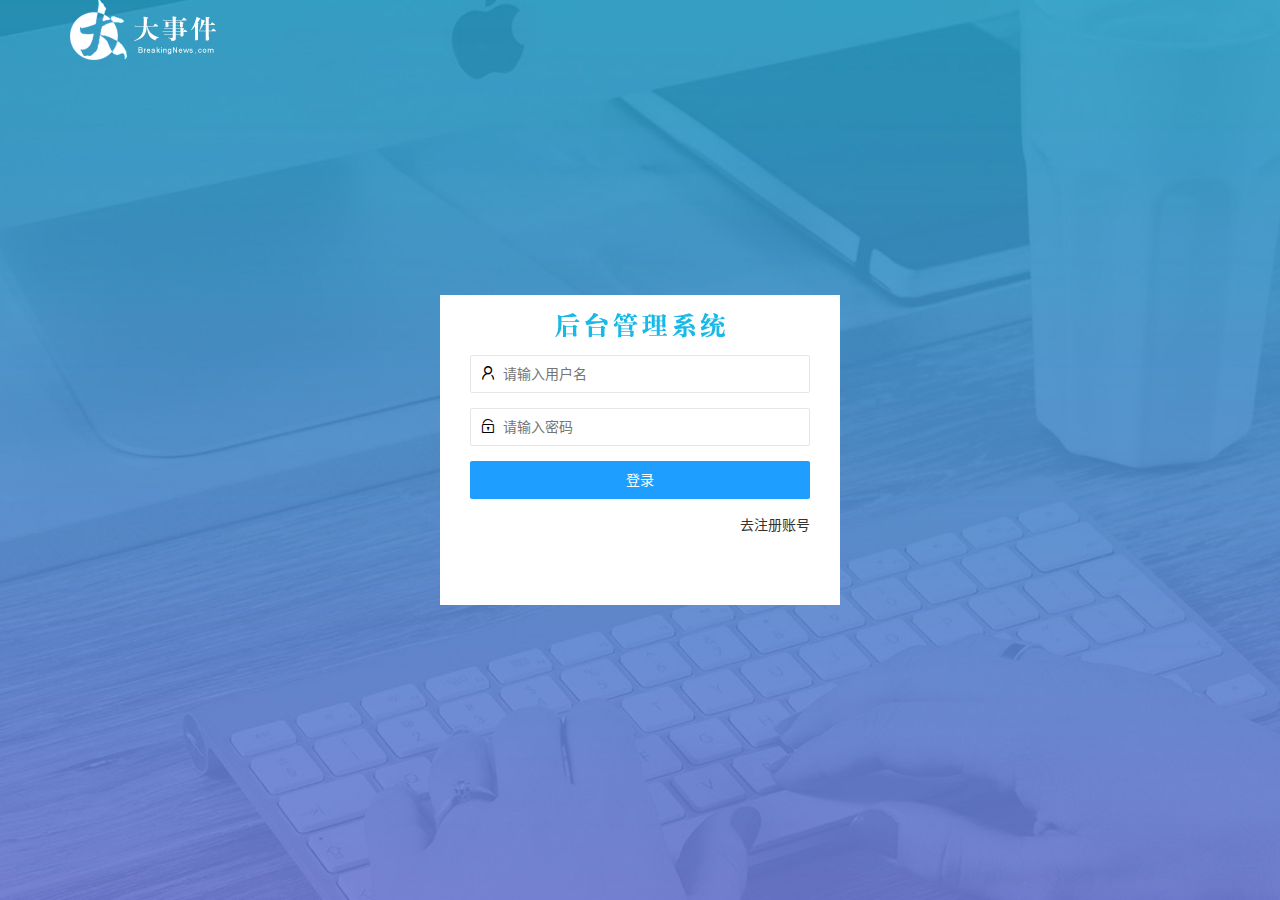
<file: login.html>
<!DOCTYPE html>
<html lang="zh-CN">

<head>
    <meta charset="UTF-8">
    <meta name="viewport"
        content="width=device-width, user-scalable=no, initial-scale=1.0, maximum-scale=1.0, minimum-scale=1.0">
    <meta http-equiv="X-UA-Compatible" content="ie=edge">
    <title>登录页</title>
    <!-- 1-导入layui的样式 -->
    <link rel="stylesheet" href="assets/lib/layui/css/layui.css" />
    <!-- 2-导入自己的样式 -->
    <link rel="stylesheet" href="assets/css/login.css" />
</head>

<body>
    <!-- 
## 1. 项目前期的准备工作

### 1.1 初始化项目结构

1. 将 `素材` 目录下的 `assets` 和 `home` 文件夹，拷贝到 `code` 目录下
2. 在 `code` 目录下新建 `login.html` 和 `index.html` 页面

### 1.2 使用GitHub管理大事件的项目

1. 在 `code` 目录中运行 `git init` 命令
2. 在 `code` 目录中运行 `git add .` 命令
3. 在 `code` 目录下运行 `git commit -m "init project"` 命令

4. 新建 Github 仓库 `web_bigevent`
5. 将本地仓库和Github仓库建立关联关系   git remote add origin git@github.com:wang-xiao-yu/web_bigEvent.git
6. 将本地仓库的代码推送到Github仓库中   git push -u origin master
7. 创建分支-运行 `git checkout -b login` 命令，创建并切换到 `login` 分支

 -->


    <!-- 1-头部的logo区域-->
    <div class="layui-main">
        <img src="assets/images/logo.png" alt="" />
    </div>


    <!-- 2 登录注册区域 -->
    <div class="loginAndRegBOX">
        <!-- (1) 标题 -->
        <div class="title-box"></div>


        <!-- (2) 登录的div -->
        <div class="login-box">
            <!-- 登录的表单 -->
            <form class="layui-form" id="form_login">
                <!-- 1.用户名 -->
                <div class="layui-form-item">
                    <i class="layui-icon layui-icon-username"></i>
                    <input type="text" name="username" required lay-verify="required" placeholder="请输入用户名"
                        autocomplete="off" class="layui-input">
                </div>
                <!-- 2.密码 -->
                <div class="layui-form-item">
                    <i class="layui-icon layui-icon-password"></i>
                    <input type="password" name="password" required lay-verify="required|pwd" placeholder="请输入密码"
                        autocomplete="off" class="layui-input">
                </div>
                <!-- 3.登录按钮 -->
                <div class="layui-form-item">
                    <!-- 
                        注意：表单提交按钮和普通按钮的区别，就是lay-submit属性 
                                layui-btn-fluid  流体按钮（最大化适应）
                     -->
                    <button class="layui-btn  layui-btn-fluid  layui-btn-normal" lay-submit>登录</button>
                </div>
                <!-- 4.切换到注册页面 -->
                <div class="layui-form-item" id="links">
                    <a href="javascript:;" id="link_reg">去注册账号</a>
                </div>

            </form>
        </div>




        <!-- (3) 注册的div -->
        <div class="reg-box">
            <!-- 注册的表单 -->
            <form class="layui-form" id="form_reg">
                <!-- 1.用户名 -->
                <div class="layui-form-item">
                    <i class="layui-icon layui-icon-username"></i>
                    <input type="text" name="username" required lay-verify="required" placeholder="请输入用户名"
                        autocomplete="off" class="layui-input">
                </div>
                <!-- 2.密码 -->
                <div class="layui-form-item">
                    <i class="layui-icon layui-icon-password"></i>
                    <input type="password" name="password" required lay-verify="required|pwd" placeholder="请输入密码"
                        autocomplete="off" class="layui-input">
                </div>
                <!-- 3.确认密码框 -->
                <div class="layui-form-item">
                    <i class="layui-icon layui-icon-password"></i>
                    <input type="password" name="repassword" required lay-verify="required|pwd|repwd"
                        placeholder="请再次确认密码" autocomplete="off" class="layui-input">
                </div>
                <!-- 4.注册按钮 -->
                <div class="layui-form-item">
                    <!-- 
                        注意：表单提交按钮和普通按钮的区别，就是lay-submit属性 
                                layui-btn-fluid  流体按钮（最大化适应）
                     -->
                    <button class="layui-btn  layui-btn-fluid  layui-btn-normal" lay-submit>注册</button>
                </div>
                <!-- 5.切换到登录页面 -->
                <div class="layui-form-item" id="links">
                    <a href="javascript:;" id="link_login">去登录</a>
                </div>

            </form>
        </div>
    </div>

    <!-- 5. 导入layui的js文件 -->
    <script src="assets/lib/layui/layui.all.js"></script>

    <!-- 3.导入jquery -->
    <script src="assets/lib/jquery.js"></script>
    <!-- 6.导入自己封装的baseAPI.js -->
    <script src="assets/js/baseAPI.js"></script>


    <!-- 4.导入自己的js文件 -->
    <script src="assets/js/login.js"></script>






</body>

</html>
</file>
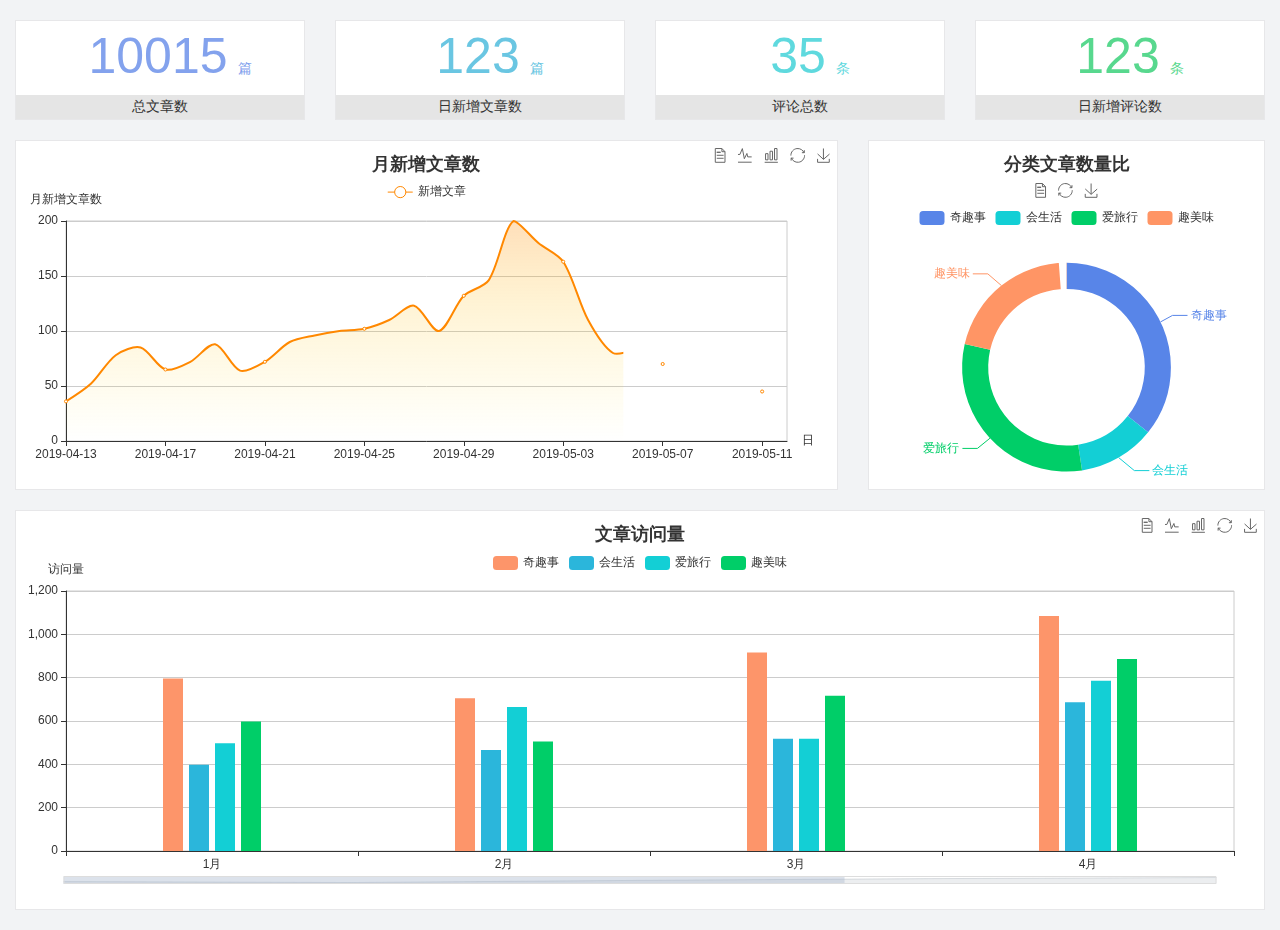
<file: home/dashboard.html>
<!DOCTYPE html>
<html lang="en">

<head>
  <meta charset="UTF-8">
  <meta name="viewport" content="width=device-width, initial-scale=1.0">
  <meta http-equiv="X-UA-Compatible" content="ie=edge">
  <title>图表统计</title>
  <link rel="stylesheet" href="../assets/lib/bootstrap.css" />
  <link rel="stylesheet" href="../assets/lib/main.css" />
  <script src="../assets/lib/jquery.js"></script>
  <script type="text/javascript" src="../assets/lib/echarts.min.js"></script>
</head>

<body>
  <div class="container-fluid">
    <div class="row spannel_list">
      <div class="col-sm-3 col-xs-6">
        <div class="spannel">
          <em>10015</em><span>篇</span>
          <b>总文章数</b>
        </div>
      </div>
      <div class="col-sm-3 col-xs-6">
        <div class="spannel scolor01">
          <em>123</em><span>篇</span>
          <b>日新增文章数</b>
        </div>
      </div>
      <div class="col-sm-3 col-xs-6">
        <div class="spannel scolor02">
          <em>35</em><span>条</span>
          <b>评论总数</b>
        </div>
      </div>
      <div class="col-sm-3 col-xs-6">
        <div class="spannel scolor03">
          <em>123</em><span>条</span>
          <b>日新增评论数</b>
        </div>
      </div>
    </div>
  </div>

  <div class="container-fluid">
    <div class="row curve-pie">
      <div class="col-lg-8 col-md-8">
        <div class="gragh_pannel" id="curve_show"></div>
      </div>
      <div class="col-lg-4 col-md-4">
        <div class="gragh_pannel" id="pie_show"></div>
      </div>
    </div>
  </div>

  <div class="container-fluid">
    <div class="column_pannel" id="column_show"></div>
  </div>

  <script>
    var oChart = echarts.init(document.getElementById('curve_show'));
    var aList_all = [
      { 'count': 36, 'date': '2019-04-13' },
      { 'count': 52, 'date': '2019-04-14' },
      { 'count': 78, 'date': '2019-04-15' },
      { 'count': 85, 'date': '2019-04-16' },
      { 'count': 65, 'date': '2019-04-17' },
      { 'count': 72, 'date': '2019-04-18' },
      { 'count': 88, 'date': '2019-04-19' },
      { 'count': 64, 'date': '2019-04-20' },
      { 'count': 72, 'date': '2019-04-21' },
      { 'count': 90, 'date': '2019-04-22' },
      { 'count': 96, 'date': '2019-04-23' },
      { 'count': 100, 'date': '2019-04-24' },
      { 'count': 102, 'date': '2019-04-25' },
      { 'count': 110, 'date': '2019-04-26' },
      { 'count': 123, 'date': '2019-04-27' },
      { 'count': 100, 'date': '2019-04-28' },
      { 'count': 132, 'date': '2019-04-29' },
      { 'count': 146, 'date': '2019-04-30' },
      { 'count': 200, 'date': '2019-05-01' },
      { 'count': 180, 'date': '2019-05-02' },
      { 'count': 163, 'date': '2019-05-03' },
      { 'count': 110, 'date': '2019-05-04' },
      { 'count': 80, 'date': '2019-05-05' },
      { 'count': 82, 'date': '2019-05-06' },
      { 'count': 70, 'date': '2019-05-07' },
      { 'count': 65, 'date': '2019-05-08' },
      { 'count': 54, 'date': '2019-05-09' },
      { 'count': 40, 'date': '2019-05-10' },
      { 'count': 45, 'date': '2019-05-11' },
      { 'count': 38, 'date': '2019-05-12' },
    ];

    let aCount = [];
    let aDate = [];

    for (var i = 0; i < aList_all.length; i++) {
      aCount.push(aList_all[i].count);
      aDate.push(aList_all[i].date);
    }

    var chartopt = {
      title: {
        text: '月新增文章数',
        left: 'center',
        top: '10'
      },
      tooltip: {
        trigger: 'axis'
      },
      legend: {
        data: ['新增文章'],
        top: '40'
      },
      toolbox: {
        show: true,
        feature: {
          mark: { show: true },
          dataView: { show: true, readOnly: false },
          magicType: { show: true, type: ['line', 'bar'] },
          restore: { show: true },
          saveAsImage: { show: true }
        }
      },
      calculable: true,
      xAxis: [
        {
          name: '日',
          type: 'category',
          boundaryGap: false,
          data: aDate
        }
      ],
      yAxis: [
        {
          name: '月新增文章数',
          type: 'value'
        }
      ],
      series: [
        {
          name: '新增文章',
          type: 'line',
          smooth: true,
          itemStyle: { normal: { areaStyle: { type: 'default' }, color: '#f80' }, lineStyle: { color: '#f80' } },
          data: aCount
        }],
      areaStyle: {
        normal: {
          color: new echarts.graphic.LinearGradient(0, 0, 0, 1, [{
            offset: 0,
            color: 'rgba(255,136,0,0.39)'
          }, {
            offset: .34,
            color: 'rgba(255,180,0,0.25)'
          }, {
            offset: 1,
            color: 'rgba(255,222,0,0.00)'
          }])

        }
      },
      grid: {
        show: true,
        x: 50,
        x2: 50,
        y: 80,
        height: 220
      }
    };

    oChart.setOption(chartopt);


    var oPie = echarts.init(document.getElementById('pie_show'));
    var oPieopt =
    {
      title: {
        top: 10,
        text: '分类文章数量比',
        x: 'center'
      },
      tooltip: {
        trigger: 'item',
        formatter: "{a} <br/>{b} : {c} ({d}%)"
      },
      color: ['#5885e8', '#13cfd5', '#00ce68', '#ff9565'],
      legend: {
        x: 'center',
        top: 65,
        data: ['奇趣事', '会生活', '爱旅行', '趣美味']
      },
      toolbox: {
        show: true,
        x: 'center',
        top: 35,
        feature: {
          mark: { show: true },
          dataView: { show: true, readOnly: false },
          magicType: {
            show: true,
            type: ['pie', 'funnel'],
            option: {
              funnel: {
                x: '25%',
                width: '50%',
                funnelAlign: 'left',
                max: 1548
              }
            }
          },
          restore: { show: true },
          saveAsImage: { show: true }
        }
      },
      calculable: true,
      series: [
        {
          name: '访问来源',
          type: 'pie',
          radius: ['45%', '60%'],
          center: ['50%', '65%'],
          data: [
            { value: 300, name: '奇趣事' },
            { value: 100, name: '会生活' },
            { value: 260, name: '爱旅行' },
            { value: 180, name: '趣美味' }
          ]
        }
      ]
    };
    oPie.setOption(oPieopt);



    var oColumn = this.echarts.init(document.getElementById('column_show'));
    var oColumnopt =
    {
      title: {
        text: '文章访问量',
        left: 'center',
        top: '10'
      },
      tooltip: {
        trigger: 'axis'
      },
      legend: {
        data: ['奇趣事', '会生活', '爱旅行', '趣美味'],
        top: '40'
      },
      toolbox: {
        show: true,
        feature: {
          mark: { show: true },
          dataView: { show: true, readOnly: false },
          magicType: { show: true, type: ['line', 'bar'] },
          restore: { show: true },
          saveAsImage: { show: true }
        }
      },
      calculable: true,
      xAxis: [
        {
          type: 'category',
          data: ['1月', '2月', '3月', '4月', '5月']
        }
      ],
      yAxis: [
        {
          name: '访问量',
          type: 'value'
        }
      ],
      series: [
        {
          name: '奇趣事',
          type: 'bar',
          barWidth: 20,
          itemStyle: {
            normal: { areaStyle: { type: 'default' }, color: '#fd956a' }
          },
          data: [800, 708, 920, 1090, 1200]
        },
        {
          name: '会生活',
          type: 'bar',
          barWidth: 20,
          itemStyle: {
            normal: { areaStyle: { type: 'default' }, color: '#2bb6db' }
          },
          data: [400, 468, 520, 690, 800]
        },
        {
          name: '爱旅行',
          type: 'bar',
          barWidth: 20,
          itemStyle: {
            normal: { areaStyle: { type: 'default' }, color: '#13cfd5' }
          },
          data: [500, 668, 520, 790, 900]
        },
        {
          name: '趣美味',
          type: 'bar',
          barWidth: 20,
          itemStyle: {
            normal: { areaStyle: { type: 'default' }, color: '#00ce68' }
          },
          data: [600, 508, 720, 890, 1000]
        }
      ],
      grid: {
        show: true,
        x: 50,
        x2: 30,
        y: 80,
        height: 260
      },
      dataZoom: [//给x轴设置滚动条
        {
          start: 0,//默认为0
          end: 100 - 1000 / 31,//默认为100
          type: 'slider',
          show: true,
          xAxisIndex: [0],
          handleSize: 0,//滑动条的 左右2个滑动条的大小
          height: 8,//组件高度
          left: 45, //左边的距离
          right: 50,//右边的距离
          bottom: 26,//右边的距离
          handleColor: '#ddd',//h滑动图标的颜色
          handleStyle: {
            borderColor: "#cacaca",
            borderWidth: "1",
            shadowBlur: 2,
            background: "#ddd",
            shadowColor: "#ddd",
          }
        }]
    };
    oColumn.setOption(oColumnopt);
  </script>
</body>

</html>
</file>
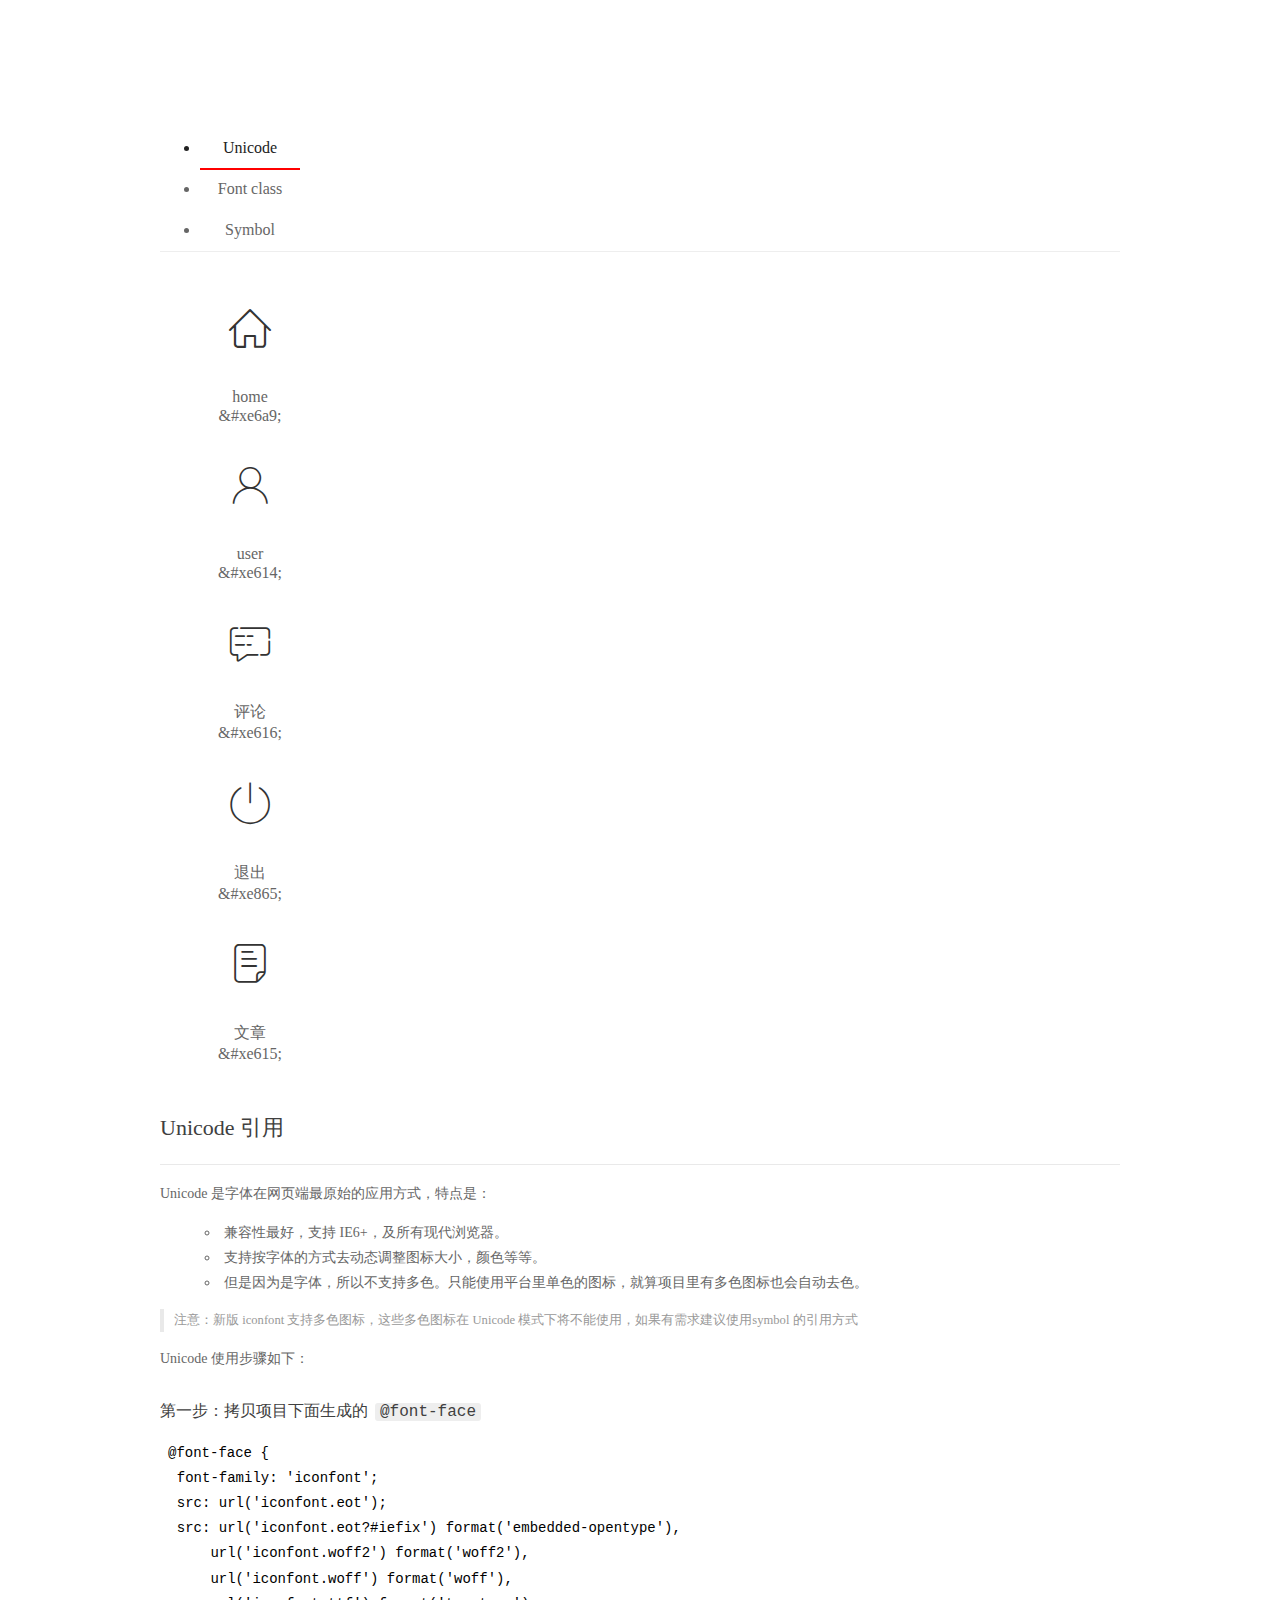
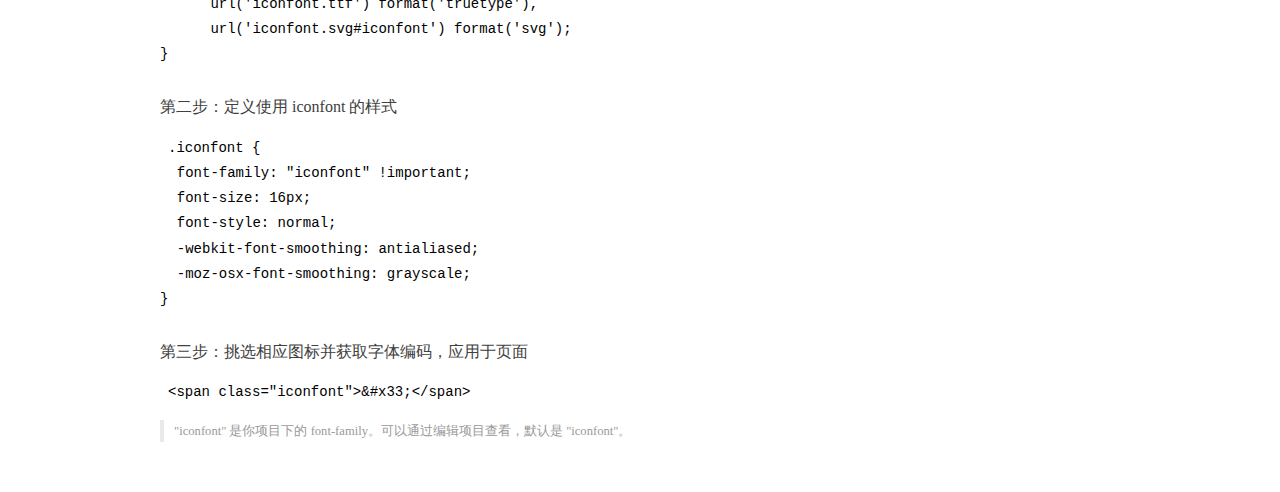
<file: assets/fonts/demo_index.html>
<!DOCTYPE html>
<html>
<head>
  <meta charset="utf-8"/>
  <title>IconFont Demo</title>
  <link rel="shortcut icon" href="https://gtms04.alicdn.com/tps/i4/TB1_oz6GVXXXXaFXpXXJDFnIXXX-64-64.ico" type="image/x-icon"/>
  <link rel="stylesheet" href="https://g.alicdn.com/thx/cube/1.3.2/cube.min.css">
  <link rel="stylesheet" href="demo.css">
  <link rel="stylesheet" href="iconfont.css">
  <script src="iconfont.js"></script>
  <!-- jQuery -->
  <script src="https://a1.alicdn.com/oss/uploads/2018/12/26/7bfddb60-08e8-11e9-9b04-53e73bb6408b.js"></script>
  <!-- 代码高亮 -->
  <script src="https://a1.alicdn.com/oss/uploads/2018/12/26/a3f714d0-08e6-11e9-8a15-ebf944d7534c.js"></script>
</head>
<body>
  <div class="main">
    <h1 class="logo"><a href="https://www.iconfont.cn/" title="iconfont 首页" target="_blank">&#xe86b;</a></h1>
    <div class="nav-tabs">
      <ul id="tabs" class="dib-box">
        <li class="dib active"><span>Unicode</span></li>
        <li class="dib"><span>Font class</span></li>
        <li class="dib"><span>Symbol</span></li>
      </ul>
      
    </div>
    <div class="tab-container">
      <div class="content unicode" style="display: block;">
          <ul class="icon_lists dib-box">
          
            <li class="dib">
              <span class="icon iconfont">&#xe6a9;</span>
                <div class="name">home</div>
                <div class="code-name">&amp;#xe6a9;</div>
              </li>
          
            <li class="dib">
              <span class="icon iconfont">&#xe614;</span>
                <div class="name">user</div>
                <div class="code-name">&amp;#xe614;</div>
              </li>
          
            <li class="dib">
              <span class="icon iconfont">&#xe616;</span>
                <div class="name">评论</div>
                <div class="code-name">&amp;#xe616;</div>
              </li>
          
            <li class="dib">
              <span class="icon iconfont">&#xe865;</span>
                <div class="name">退出</div>
                <div class="code-name">&amp;#xe865;</div>
              </li>
          
            <li class="dib">
              <span class="icon iconfont">&#xe615;</span>
                <div class="name">文章</div>
                <div class="code-name">&amp;#xe615;</div>
              </li>
          
          </ul>
          <div class="article markdown">
          <h2 id="unicode-">Unicode 引用</h2>
          <hr>

          <p>Unicode 是字体在网页端最原始的应用方式，特点是：</p>
          <ul>
            <li>兼容性最好，支持 IE6+，及所有现代浏览器。</li>
            <li>支持按字体的方式去动态调整图标大小，颜色等等。</li>
            <li>但是因为是字体，所以不支持多色。只能使用平台里单色的图标，就算项目里有多色图标也会自动去色。</li>
          </ul>
          <blockquote>
            <p>注意：新版 iconfont 支持多色图标，这些多色图标在 Unicode 模式下将不能使用，如果有需求建议使用symbol 的引用方式</p>
          </blockquote>
          <p>Unicode 使用步骤如下：</p>
          <h3 id="-font-face">第一步：拷贝项目下面生成的 <code>@font-face</code></h3>
<pre><code class="language-css"
>@font-face {
  font-family: 'iconfont';
  src: url('iconfont.eot');
  src: url('iconfont.eot?#iefix') format('embedded-opentype'),
      url('iconfont.woff2') format('woff2'),
      url('iconfont.woff') format('woff'),
      url('iconfont.ttf') format('truetype'),
      url('iconfont.svg#iconfont') format('svg');
}
</code></pre>
          <h3 id="-iconfont-">第二步：定义使用 iconfont 的样式</h3>
<pre><code class="language-css"
>.iconfont {
  font-family: "iconfont" !important;
  font-size: 16px;
  font-style: normal;
  -webkit-font-smoothing: antialiased;
  -moz-osx-font-smoothing: grayscale;
}
</code></pre>
          <h3 id="-">第三步：挑选相应图标并获取字体编码，应用于页面</h3>
<pre>
<code class="language-html"
>&lt;span class="iconfont"&gt;&amp;#x33;&lt;/span&gt;
</code></pre>
          <blockquote>
            <p>"iconfont" 是你项目下的 font-family。可以通过编辑项目查看，默认是 "iconfont"。</p>
          </blockquote>
          </div>
      </div>
      <div class="content font-class">
        <ul class="icon_lists dib-box">
          
          <li class="dib">
            <span class="icon iconfont icon-home"></span>
            <div class="name">
              home
            </div>
            <div class="code-name">.icon-home
            </div>
          </li>
          
          <li class="dib">
            <span class="icon iconfont icon-user"></span>
            <div class="name">
              user
            </div>
            <div class="code-name">.icon-user
            </div>
          </li>
          
          <li class="dib">
            <span class="icon iconfont icon-pinglun"></span>
            <div class="name">
              评论
            </div>
            <div class="code-name">.icon-pinglun
            </div>
          </li>
          
          <li class="dib">
            <span class="icon iconfont icon-tuichu"></span>
            <div class="name">
              退出
            </div>
            <div class="code-name">.icon-tuichu
            </div>
          </li>
          
          <li class="dib">
            <span class="icon iconfont icon-16"></span>
            <div class="name">
              文章
            </div>
            <div class="code-name">.icon-16
            </div>
          </li>
          
        </ul>
        <div class="article markdown">
        <h2 id="font-class-">font-class 引用</h2>
        <hr>

        <p>font-class 是 Unicode 使用方式的一种变种，主要是解决 Unicode 书写不直观，语意不明确的问题。</p>
        <p>与 Unicode 使用方式相比，具有如下特点：</p>
        <ul>
          <li>兼容性良好，支持 IE8+，及所有现代浏览器。</li>
          <li>相比于 Unicode 语意明确，书写更直观。可以很容易分辨这个 icon 是什么。</li>
          <li>因为使用 class 来定义图标，所以当要替换图标时，只需要修改 class 里面的 Unicode 引用。</li>
          <li>不过因为本质上还是使用的字体，所以多色图标还是不支持的。</li>
        </ul>
        <p>使用步骤如下：</p>
        <h3 id="-fontclass-">第一步：引入项目下面生成的 fontclass 代码：</h3>
<pre><code class="language-html">&lt;link rel="stylesheet" href="./iconfont.css"&gt;
</code></pre>
        <h3 id="-">第二步：挑选相应图标并获取类名，应用于页面：</h3>
<pre><code class="language-html">&lt;span class="iconfont icon-xxx"&gt;&lt;/span&gt;
</code></pre>
        <blockquote>
          <p>"
            iconfont" 是你项目下的 font-family。可以通过编辑项目查看，默认是 "iconfont"。</p>
        </blockquote>
      </div>
      </div>
      <div class="content symbol">
          <ul class="icon_lists dib-box">
          
            <li class="dib">
                <svg class="icon svg-icon" aria-hidden="true">
                  <use xlink:href="#icon-home"></use>
                </svg>
                <div class="name">home</div>
                <div class="code-name">#icon-home</div>
            </li>
          
            <li class="dib">
                <svg class="icon svg-icon" aria-hidden="true">
                  <use xlink:href="#icon-user"></use>
                </svg>
                <div class="name">user</div>
                <div class="code-name">#icon-user</div>
            </li>
          
            <li class="dib">
                <svg class="icon svg-icon" aria-hidden="true">
                  <use xlink:href="#icon-pinglun"></use>
                </svg>
                <div class="name">评论</div>
                <div class="code-name">#icon-pinglun</div>
            </li>
          
            <li class="dib">
                <svg class="icon svg-icon" aria-hidden="true">
                  <use xlink:href="#icon-tuichu"></use>
                </svg>
                <div class="name">退出</div>
                <div class="code-name">#icon-tuichu</div>
            </li>
          
            <li class="dib">
                <svg class="icon svg-icon" aria-hidden="true">
                  <use xlink:href="#icon-16"></use>
                </svg>
                <div class="name">文章</div>
                <div class="code-name">#icon-16</div>
            </li>
          
          </ul>
          <div class="article markdown">
          <h2 id="symbol-">Symbol 引用</h2>
          <hr>

          <p>这是一种全新的使用方式，应该说这才是未来的主流，也是平台目前推荐的用法。相关介绍可以参考这篇<a href="">文章</a>
            这种用法其实是做了一个 SVG 的集合，与另外两种相比具有如下特点：</p>
          <ul>
            <li>支持多色图标了，不再受单色限制。</li>
            <li>通过一些技巧，支持像字体那样，通过 <code>font-size</code>, <code>color</code> 来调整样式。</li>
            <li>兼容性较差，支持 IE9+，及现代浏览器。</li>
            <li>浏览器渲染 SVG 的性能一般，还不如 png。</li>
          </ul>
          <p>使用步骤如下：</p>
          <h3 id="-symbol-">第一步：引入项目下面生成的 symbol 代码：</h3>
<pre><code class="language-html">&lt;script src="./iconfont.js"&gt;&lt;/script&gt;
</code></pre>
          <h3 id="-css-">第二步：加入通用 CSS 代码（引入一次就行）：</h3>
<pre><code class="language-html">&lt;style&gt;
.icon {
  width: 1em;
  height: 1em;
  vertical-align: -0.15em;
  fill: currentColor;
  overflow: hidden;
}
&lt;/style&gt;
</code></pre>
          <h3 id="-">第三步：挑选相应图标并获取类名，应用于页面：</h3>
<pre><code class="language-html">&lt;svg class="icon" aria-hidden="true"&gt;
  &lt;use xlink:href="#icon-xxx"&gt;&lt;/use&gt;
&lt;/svg&gt;
</code></pre>
          </div>
      </div>

    </div>
  </div>
  <script>
  $(document).ready(function () {
      $('.tab-container .content:first').show()

      $('#tabs li').click(function (e) {
        var tabContent = $('.tab-container .content')
        var index = $(this).index()

        if ($(this).hasClass('active')) {
          return
        } else {
          $('#tabs li').removeClass('active')
          $(this).addClass('active')

          tabContent.hide().eq(index).fadeIn()
        }
      })
    })
  </script>
</body>
</html>
</file>
<file: assets/lib/layui/css/layui.css>
/** layui-v2.5.5 MIT License By https://www.layui.com */
 .layui-inline,img{display:inline-block;vertical-align:middle}h1,h2,h3,h4,h5,h6{font-weight:400}.layui-edge,.layui-header,.layui-inline,.layui-main{position:relative}.layui-body,.layui-edge,.layui-elip{overflow:hidden}.layui-btn,.layui-edge,.layui-inline,img{vertical-align:middle}.layui-btn,.layui-disabled,.layui-icon,.layui-unselect{-moz-user-select:none;-webkit-user-select:none;-ms-user-select:none}.layui-elip,.layui-form-checkbox span,.layui-form-pane .layui-form-label{text-overflow:ellipsis;white-space:nowrap}.layui-breadcrumb,.layui-tree-btnGroup{visibility:hidden}blockquote,body,button,dd,div,dl,dt,form,h1,h2,h3,h4,h5,h6,input,li,ol,p,pre,td,textarea,th,ul{margin:0;padding:0;-webkit-tap-highlight-color:rgba(0,0,0,0)}a:active,a:hover{outline:0}img{border:none}li{list-style:none}table{border-collapse:collapse;border-spacing:0}h4,h5,h6{font-size:100%}button,input,optgroup,option,select,textarea{font-family:inherit;font-size:inherit;font-style:inherit;font-weight:inherit;outline:0}pre{white-space:pre-wrap;white-space:-moz-pre-wrap;white-space:-pre-wrap;white-space:-o-pre-wrap;word-wrap:break-word}body{line-height:24px;font:14px Helvetica Neue,Helvetica,PingFang SC,Tahoma,Arial,sans-serif}hr{height:1px;margin:10px 0;border:0;clear:both}a{color:#333;text-decoration:none}a:hover{color:#777}a cite{font-style:normal;*cursor:pointer}.layui-border-box,.layui-border-box *{box-sizing:border-box}.layui-box,.layui-box *{box-sizing:content-box}.layui-clear{clear:both;*zoom:1}.layui-clear:after{content:'\20';clear:both;*zoom:1;display:block;height:0}.layui-inline{*display:inline;*zoom:1}.layui-edge{display:inline-block;width:0;height:0;border-width:6px;border-style:dashed;border-color:transparent}.layui-edge-top{top:-4px;border-bottom-color:#999;border-bottom-style:solid}.layui-edge-right{border-left-color:#999;border-left-style:solid}.layui-edge-bottom{top:2px;border-top-color:#999;border-top-style:solid}.layui-edge-left{border-right-color:#999;border-right-style:solid}.layui-disabled,.layui-disabled:hover{color:#d2d2d2!important;cursor:not-allowed!important}.layui-circle{border-radius:100%}.layui-show{display:block!important}.layui-hide{display:none!important}@font-face{font-family:layui-icon;src:url(../font/iconfont.eot?v=250);src:url(../font/iconfont.eot?v=250#iefix) format('embedded-opentype'),url(../font/iconfont.woff2?v=250) format('woff2'),url(../font/iconfont.woff?v=250) format('woff'),url(../font/iconfont.ttf?v=250) format('truetype'),url(../font/iconfont.svg?v=250#layui-icon) format('svg')}.layui-icon{font-family:layui-icon!important;font-size:16px;font-style:normal;-webkit-font-smoothing:antialiased;-moz-osx-font-smoothing:grayscale}.layui-icon-reply-fill:before{content:"\e611"}.layui-icon-set-fill:before{content:"\e614"}.layui-icon-menu-fill:before{content:"\e60f"}.layui-icon-search:before{content:"\e615"}.layui-icon-share:before{content:"\e641"}.layui-icon-set-sm:before{content:"\e620"}.layui-icon-engine:before{content:"\e628"}.layui-icon-close:before{content:"\1006"}.layui-icon-close-fill:before{content:"\1007"}.layui-icon-chart-screen:before{content:"\e629"}.layui-icon-star:before{content:"\e600"}.layui-icon-circle-dot:before{content:"\e617"}.layui-icon-chat:before{content:"\e606"}.layui-icon-release:before{content:"\e609"}.layui-icon-list:before{content:"\e60a"}.layui-icon-chart:before{content:"\e62c"}.layui-icon-ok-circle:before{content:"\1005"}.layui-icon-layim-theme:before{content:"\e61b"}.layui-icon-table:before{content:"\e62d"}.layui-icon-right:before{content:"\e602"}.layui-icon-left:before{content:"\e603"}.layui-icon-cart-simple:before{content:"\e698"}.layui-icon-face-cry:before{content:"\e69c"}.layui-icon-face-smile:before{content:"\e6af"}.layui-icon-survey:before{content:"\e6b2"}.layui-icon-tree:before{content:"\e62e"}.layui-icon-upload-circle:before{content:"\e62f"}.layui-icon-add-circle:before{content:"\e61f"}.layui-icon-download-circle:before{content:"\e601"}.layui-icon-templeate-1:before{content:"\e630"}.layui-icon-util:before{content:"\e631"}.layui-icon-face-surprised:before{content:"\e664"}.layui-icon-edit:before{content:"\e642"}.layui-icon-speaker:before{content:"\e645"}.layui-icon-down:before{content:"\e61a"}.layui-icon-file:before{content:"\e621"}.layui-icon-layouts:before{content:"\e632"}.layui-icon-rate-half:before{content:"\e6c9"}.layui-icon-add-circle-fine:before{content:"\e608"}.layui-icon-prev-circle:before{content:"\e633"}.layui-icon-read:before{content:"\e705"}.layui-icon-404:before{content:"\e61c"}.layui-icon-carousel:before{content:"\e634"}.layui-icon-help:before{content:"\e607"}.layui-icon-code-circle:before{content:"\e635"}.layui-icon-water:before{content:"\e636"}.layui-icon-username:before{content:"\e66f"}.layui-icon-find-fill:before{content:"\e670"}.layui-icon-about:before{content:"\e60b"}.layui-icon-location:before{content:"\e715"}.layui-icon-up:before{content:"\e619"}.layui-icon-pause:before{content:"\e651"}.layui-icon-date:before{content:"\e637"}.layui-icon-layim-uploadfile:before{content:"\e61d"}.layui-icon-delete:before{content:"\e640"}.layui-icon-play:before{content:"\e652"}.layui-icon-top:before{content:"\e604"}.layui-icon-friends:before{content:"\e612"}.layui-icon-refresh-3:before{content:"\e9aa"}.layui-icon-ok:before{content:"\e605"}.layui-icon-layer:before{content:"\e638"}.layui-icon-face-smile-fine:before{content:"\e60c"}.layui-icon-dollar:before{content:"\e659"}.layui-icon-group:before{content:"\e613"}.layui-icon-layim-download:before{content:"\e61e"}.layui-icon-picture-fine:before{content:"\e60d"}.layui-icon-link:before{content:"\e64c"}.layui-icon-diamond:before{content:"\e735"}.layui-icon-log:before{content:"\e60e"}.layui-icon-rate-solid:before{content:"\e67a"}.layui-icon-fonts-del:before{content:"\e64f"}.layui-icon-unlink:before{content:"\e64d"}.layui-icon-fonts-clear:before{content:"\e639"}.layui-icon-triangle-r:before{content:"\e623"}.layui-icon-circle:before{content:"\e63f"}.layui-icon-radio:before{content:"\e643"}.layui-icon-align-center:before{content:"\e647"}.layui-icon-align-right:before{content:"\e648"}.layui-icon-align-left:before{content:"\e649"}.layui-icon-loading-1:before{content:"\e63e"}.layui-icon-return:before{content:"\e65c"}.layui-icon-fonts-strong:before{content:"\e62b"}.layui-icon-upload:before{content:"\e67c"}.layui-icon-dialogue:before{content:"\e63a"}.layui-icon-video:before{content:"\e6ed"}.layui-icon-headset:before{content:"\e6fc"}.layui-icon-cellphone-fine:before{content:"\e63b"}.layui-icon-add-1:before{content:"\e654"}.layui-icon-face-smile-b:before{content:"\e650"}.layui-icon-fonts-html:before{content:"\e64b"}.layui-icon-form:before{content:"\e63c"}.layui-icon-cart:before{content:"\e657"}.layui-icon-camera-fill:before{content:"\e65d"}.layui-icon-tabs:before{content:"\e62a"}.layui-icon-fonts-code:before{content:"\e64e"}.layui-icon-fire:before{content:"\e756"}.layui-icon-set:before{content:"\e716"}.layui-icon-fonts-u:before{content:"\e646"}.layui-icon-triangle-d:before{content:"\e625"}.layui-icon-tips:before{content:"\e702"}.layui-icon-picture:before{content:"\e64a"}.layui-icon-more-vertical:before{content:"\e671"}.layui-icon-flag:before{content:"\e66c"}.layui-icon-loading:before{content:"\e63d"}.layui-icon-fonts-i:before{content:"\e644"}.layui-icon-refresh-1:before{content:"\e666"}.layui-icon-rmb:before{content:"\e65e"}.layui-icon-home:before{content:"\e68e"}.layui-icon-user:before{content:"\e770"}.layui-icon-notice:before{content:"\e667"}.layui-icon-login-weibo:before{content:"\e675"}.layui-icon-voice:before{content:"\e688"}.layui-icon-upload-drag:before{content:"\e681"}.layui-icon-login-qq:before{content:"\e676"}.layui-icon-snowflake:before{content:"\e6b1"}.layui-icon-file-b:before{content:"\e655"}.layui-icon-template:before{content:"\e663"}.layui-icon-auz:before{content:"\e672"}.layui-icon-console:before{content:"\e665"}.layui-icon-app:before{content:"\e653"}.layui-icon-prev:before{content:"\e65a"}.layui-icon-website:before{content:"\e7ae"}.layui-icon-next:before{content:"\e65b"}.layui-icon-component:before{content:"\e857"}.layui-icon-more:before{content:"\e65f"}.layui-icon-login-wechat:before{content:"\e677"}.layui-icon-shrink-right:before{content:"\e668"}.layui-icon-spread-left:before{content:"\e66b"}.layui-icon-camera:before{content:"\e660"}.layui-icon-note:before{content:"\e66e"}.layui-icon-refresh:before{content:"\e669"}.layui-icon-female:before{content:"\e661"}.layui-icon-male:before{content:"\e662"}.layui-icon-password:before{content:"\e673"}.layui-icon-senior:before{content:"\e674"}.layui-icon-theme:before{content:"\e66a"}.layui-icon-tread:before{content:"\e6c5"}.layui-icon-praise:before{content:"\e6c6"}.layui-icon-star-fill:before{content:"\e658"}.layui-icon-rate:before{content:"\e67b"}.layui-icon-template-1:before{content:"\e656"}.layui-icon-vercode:before{content:"\e679"}.layui-icon-cellphone:before{content:"\e678"}.layui-icon-screen-full:before{content:"\e622"}.layui-icon-screen-restore:before{content:"\e758"}.layui-icon-cols:before{content:"\e610"}.layui-icon-export:before{content:"\e67d"}.layui-icon-print:before{content:"\e66d"}.layui-icon-slider:before{content:"\e714"}.layui-icon-addition:before{content:"\e624"}.layui-icon-subtraction:before{content:"\e67e"}.layui-icon-service:before{content:"\e626"}.layui-icon-transfer:before{content:"\e691"}.layui-main{width:1140px;margin:0 auto}.layui-header{z-index:1000;height:60px}.layui-header a:hover{transition:all .5s;-webkit-transition:all .5s}.layui-side{position:fixed;left:0;top:0;bottom:0;z-index:999;width:200px;overflow-x:hidden}.layui-side-scroll{position:relative;width:220px;height:100%;overflow-x:hidden}.layui-body{position:absolute;left:200px;right:0;top:0;bottom:0;z-index:998;width:auto;overflow-y:auto;box-sizing:border-box}.layui-layout-body{overflow:hidden}.layui-layout-admin .layui-header{background-color:#23262E}.layui-layout-admin .layui-side{top:60px;width:200px;overflow-x:hidden}.layui-layout-admin .layui-body{position:fixed;top:60px;bottom:44px}.layui-layout-admin .layui-main{width:auto;margin:0 15px}.layui-layout-admin .layui-footer{position:fixed;left:200px;right:0;bottom:0;height:44px;line-height:44px;padding:0 15px;background-color:#eee}.layui-layout-admin .layui-logo{position:absolute;left:0;top:0;width:200px;height:100%;line-height:60px;text-align:center;color:#009688;font-size:16px}.layui-layout-admin .layui-header .layui-nav{background:0 0}.layui-layout-left{position:absolute!important;left:200px;top:0}.layui-layout-right{position:absolute!important;right:0;top:0}.layui-container{position:relative;margin:0 auto;padding:0 15px;box-sizing:border-box}.layui-fluid{position:relative;margin:0 auto;padding:0 15px}.layui-row:after,.layui-row:before{content:'';display:block;clear:both}.layui-col-lg1,.layui-col-lg10,.layui-col-lg11,.layui-col-lg12,.layui-col-lg2,.layui-col-lg3,.layui-col-lg4,.layui-col-lg5,.layui-col-lg6,.layui-col-lg7,.layui-col-lg8,.layui-col-lg9,.layui-col-md1,.layui-col-md10,.layui-col-md11,.layui-col-md12,.layui-col-md2,.layui-col-md3,.layui-col-md4,.layui-col-md5,.layui-col-md6,.layui-col-md7,.layui-col-md8,.layui-col-md9,.layui-col-sm1,.layui-col-sm10,.layui-col-sm11,.layui-col-sm12,.layui-col-sm2,.layui-col-sm3,.layui-col-sm4,.layui-col-sm5,.layui-col-sm6,.layui-col-sm7,.layui-col-sm8,.layui-col-sm9,.layui-col-xs1,.layui-col-xs10,.layui-col-xs11,.layui-col-xs12,.layui-col-xs2,.layui-col-xs3,.layui-col-xs4,.layui-col-xs5,.layui-col-xs6,.layui-col-xs7,.layui-col-xs8,.layui-col-xs9{position:relative;display:block;box-sizing:border-box}.layui-col-xs1,.layui-col-xs10,.layui-col-xs11,.layui-col-xs12,.layui-col-xs2,.layui-col-xs3,.layui-col-xs4,.layui-col-xs5,.layui-col-xs6,.layui-col-xs7,.layui-col-xs8,.layui-col-xs9{float:left}.layui-col-xs1{width:8.33333333%}.layui-col-xs2{width:16.66666667%}.layui-col-xs3{width:25%}.layui-col-xs4{width:33.33333333%}.layui-col-xs5{width:41.66666667%}.layui-col-xs6{width:50%}.layui-col-xs7{width:58.33333333%}.layui-col-xs8{width:66.66666667%}.layui-col-xs9{width:75%}.layui-col-xs10{width:83.33333333%}.layui-col-xs11{width:91.66666667%}.layui-col-xs12{width:100%}.layui-col-xs-offset1{margin-left:8.33333333%}.layui-col-xs-offset2{margin-left:16.66666667%}.layui-col-xs-offset3{margin-left:25%}.layui-col-xs-offset4{margin-left:33.33333333%}.layui-col-xs-offset5{margin-left:41.66666667%}.layui-col-xs-offset6{margin-left:50%}.layui-col-xs-offset7{margin-left:58.33333333%}.layui-col-xs-offset8{margin-left:66.66666667%}.layui-col-xs-offset9{margin-left:75%}.layui-col-xs-offset10{margin-left:83.33333333%}.layui-col-xs-offset11{margin-left:91.66666667%}.layui-col-xs-offset12{margin-left:100%}@media screen and (max-width:768px){.layui-hide-xs{display:none!important}.layui-show-xs-block{display:block!important}.layui-show-xs-inline{display:inline!important}.layui-show-xs-inline-block{display:inline-block!important}}@media screen and (min-width:768px){.layui-container{width:750px}.layui-hide-sm{display:none!important}.layui-show-sm-block{display:block!important}.layui-show-sm-inline{display:inline!important}.layui-show-sm-inline-block{display:inline-block!important}.layui-col-sm1,.layui-col-sm10,.layui-col-sm11,.layui-col-sm12,.layui-col-sm2,.layui-col-sm3,.layui-col-sm4,.layui-col-sm5,.layui-col-sm6,.layui-col-sm7,.layui-col-sm8,.layui-col-sm9{float:left}.layui-col-sm1{width:8.33333333%}.layui-col-sm2{width:16.66666667%}.layui-col-sm3{width:25%}.layui-col-sm4{width:33.33333333%}.layui-col-sm5{width:41.66666667%}.layui-col-sm6{width:50%}.layui-col-sm7{width:58.33333333%}.layui-col-sm8{width:66.66666667%}.layui-col-sm9{width:75%}.layui-col-sm10{width:83.33333333%}.layui-col-sm11{width:91.66666667%}.layui-col-sm12{width:100%}.layui-col-sm-offset1{margin-left:8.33333333%}.layui-col-sm-offset2{margin-left:16.66666667%}.layui-col-sm-offset3{margin-left:25%}.layui-col-sm-offset4{margin-left:33.33333333%}.layui-col-sm-offset5{margin-left:41.66666667%}.layui-col-sm-offset6{margin-left:50%}.layui-col-sm-offset7{margin-left:58.33333333%}.layui-col-sm-offset8{margin-left:66.66666667%}.layui-col-sm-offset9{margin-left:75%}.layui-col-sm-offset10{margin-left:83.33333333%}.layui-col-sm-offset11{margin-left:91.66666667%}.layui-col-sm-offset12{margin-left:100%}}@media screen and (min-width:992px){.layui-container{width:970px}.layui-hide-md{display:none!important}.layui-show-md-block{display:block!important}.layui-show-md-inline{display:inline!important}.layui-show-md-inline-block{display:inline-block!important}.layui-col-md1,.layui-col-md10,.layui-col-md11,.layui-col-md12,.layui-col-md2,.layui-col-md3,.layui-col-md4,.layui-col-md5,.layui-col-md6,.layui-col-md7,.layui-col-md8,.layui-col-md9{float:left}.layui-col-md1{width:8.33333333%}.layui-col-md2{width:16.66666667%}.layui-col-md3{width:25%}.layui-col-md4{width:33.33333333%}.layui-col-md5{width:41.66666667%}.layui-col-md6{width:50%}.layui-col-md7{width:58.33333333%}.layui-col-md8{width:66.66666667%}.layui-col-md9{width:75%}.layui-col-md10{width:83.33333333%}.layui-col-md11{width:91.66666667%}.layui-col-md12{width:100%}.layui-col-md-offset1{margin-left:8.33333333%}.layui-col-md-offset2{margin-left:16.66666667%}.layui-col-md-offset3{margin-left:25%}.layui-col-md-offset4{margin-left:33.33333333%}.layui-col-md-offset5{margin-left:41.66666667%}.layui-col-md-offset6{margin-left:50%}.layui-col-md-offset7{margin-left:58.33333333%}.layui-col-md-offset8{margin-left:66.66666667%}.layui-col-md-offset9{margin-left:75%}.layui-col-md-offset10{margin-left:83.33333333%}.layui-col-md-offset11{margin-left:91.66666667%}.layui-col-md-offset12{margin-left:100%}}@media screen and (min-width:1200px){.layui-container{width:1170px}.layui-hide-lg{display:none!important}.layui-show-lg-block{display:block!important}.layui-show-lg-inline{display:inline!important}.layui-show-lg-inline-block{display:inline-block!important}.layui-col-lg1,.layui-col-lg10,.layui-col-lg11,.layui-col-lg12,.layui-col-lg2,.layui-col-lg3,.layui-col-lg4,.layui-col-lg5,.layui-col-lg6,.layui-col-lg7,.layui-col-lg8,.layui-col-lg9{float:left}.layui-col-lg1{width:8.33333333%}.layui-col-lg2{width:16.66666667%}.layui-col-lg3{width:25%}.layui-col-lg4{width:33.33333333%}.layui-col-lg5{width:41.66666667%}.layui-col-lg6{width:50%}.layui-col-lg7{width:58.33333333%}.layui-col-lg8{width:66.66666667%}.layui-col-lg9{width:75%}.layui-col-lg10{width:83.33333333%}.layui-col-lg11{width:91.66666667%}.layui-col-lg12{width:100%}.layui-col-lg-offset1{margin-left:8.33333333%}.layui-col-lg-offset2{margin-left:16.66666667%}.layui-col-lg-offset3{margin-left:25%}.layui-col-lg-offset4{margin-left:33.33333333%}.layui-col-lg-offset5{margin-left:41.66666667%}.layui-col-lg-offset6{margin-left:50%}.layui-col-lg-offset7{margin-left:58.33333333%}.layui-col-lg-offset8{margin-left:66.66666667%}.layui-col-lg-offset9{margin-left:75%}.layui-col-lg-offset10{margin-left:83.33333333%}.layui-col-lg-offset11{margin-left:91.66666667%}.layui-col-lg-offset12{margin-left:100%}}.layui-col-space1{margin:-.5px}.layui-col-space1>*{padding:.5px}.layui-col-space3{margin:-1.5px}.layui-col-space3>*{padding:1.5px}.layui-col-space5{margin:-2.5px}.layui-col-space5>*{padding:2.5px}.layui-col-space8{margin:-3.5px}.layui-col-space8>*{padding:3.5px}.layui-col-space10{margin:-5px}.layui-col-space10>*{padding:5px}.layui-col-space12{margin:-6px}.layui-col-space12>*{padding:6px}.layui-col-space15{margin:-7.5px}.layui-col-space15>*{padding:7.5px}.layui-col-space18{margin:-9px}.layui-col-space18>*{padding:9px}.layui-col-space20{margin:-10px}.layui-col-space20>*{padding:10px}.layui-col-space22{margin:-11px}.layui-col-space22>*{padding:11px}.layui-col-space25{margin:-12.5px}.layui-col-space25>*{padding:12.5px}.layui-col-space30{margin:-15px}.layui-col-space30>*{padding:15px}.layui-btn,.layui-input,.layui-select,.layui-textarea,.layui-upload-button{outline:0;-webkit-appearance:none;transition:all .3s;-webkit-transition:all .3s;box-sizing:border-box}.layui-elem-quote{margin-bottom:10px;padding:15px;line-height:22px;border-left:5px solid #009688;border-radius:0 2px 2px 0;background-color:#f2f2f2}.layui-quote-nm{border-style:solid;border-width:1px 1px 1px 5px;background:0 0}.layui-elem-field{margin-bottom:10px;padding:0;border-width:1px;border-style:solid}.layui-elem-field legend{margin-left:20px;padding:0 10px;font-size:20px;font-weight:300}.layui-field-title{margin:10px 0 20px;border-width:1px 0 0}.layui-field-box{padding:10px 15px}.layui-field-title .layui-field-box{padding:10px 0}.layui-progress{position:relative;height:6px;border-radius:20px;background-color:#e2e2e2}.layui-progress-bar{position:absolute;left:0;top:0;width:0;max-width:100%;height:6px;border-radius:20px;text-align:right;background-color:#5FB878;transition:all .3s;-webkit-transition:all .3s}.layui-progress-big,.layui-progress-big .layui-progress-bar{height:18px;line-height:18px}.layui-progress-text{position:relative;top:-20px;line-height:18px;font-size:12px;color:#666}.layui-progress-big .layui-progress-text{position:static;padding:0 10px;color:#fff}.layui-collapse{border-width:1px;border-style:solid;border-radius:2px}.layui-colla-content,.layui-colla-item{border-top-width:1px;border-top-style:solid}.layui-colla-item:first-child{border-top:none}.layui-colla-title{position:relative;height:42px;line-height:42px;padding:0 15px 0 35px;color:#333;background-color:#f2f2f2;cursor:pointer;font-size:14px;overflow:hidden}.layui-colla-content{display:none;padding:10px 15px;line-height:22px;color:#666}.layui-colla-icon{position:absolute;left:15px;top:0;font-size:14px}.layui-card{margin-bottom:15px;border-radius:2px;background-color:#fff;box-shadow:0 1px 2px 0 rgba(0,0,0,.05)}.layui-card:last-child{margin-bottom:0}.layui-card-header{position:relative;height:42px;line-height:42px;padding:0 15px;border-bottom:1px solid #f6f6f6;color:#333;border-radius:2px 2px 0 0;font-size:14px}.layui-bg-black,.layui-bg-blue,.layui-bg-cyan,.layui-bg-green,.layui-bg-orange,.layui-bg-red{color:#fff!important}.layui-card-body{position:relative;padding:10px 15px;line-height:24px}.layui-card-body[pad15]{padding:15px}.layui-card-body[pad20]{padding:20px}.layui-card-body .layui-table{margin:5px 0}.layui-card .layui-tab{margin:0}.layui-panel-window{position:relative;padding:15px;border-radius:0;border-top:5px solid #E6E6E6;background-color:#fff}.layui-auxiliar-moving{position:fixed;left:0;right:0;top:0;bottom:0;width:100%;height:100%;background:0 0;z-index:9999999999}.layui-form-label,.layui-form-mid,.layui-form-select,.layui-input-block,.layui-input-inline,.layui-textarea{position:relative}.layui-bg-red{background-color:#FF5722!important}.layui-bg-orange{background-color:#FFB800!important}.layui-bg-green{background-color:#009688!important}.layui-bg-cyan{background-color:#2F4056!important}.layui-bg-blue{background-color:#1E9FFF!important}.layui-bg-black{background-color:#393D49!important}.layui-bg-gray{background-color:#eee!important;color:#666!important}.layui-badge-rim,.layui-colla-content,.layui-colla-item,.layui-collapse,.layui-elem-field,.layui-form-pane .layui-form-item[pane],.layui-form-pane .layui-form-label,.layui-input,.layui-layedit,.layui-layedit-tool,.layui-quote-nm,.layui-select,.layui-tab-bar,.layui-tab-card,.layui-tab-title,.layui-tab-title .layui-this:after,.layui-textarea{border-color:#e6e6e6}.layui-timeline-item:before,hr{background-color:#e6e6e6}.layui-text{line-height:22px;font-size:14px;color:#666}.layui-text h1,.layui-text h2,.layui-text h3{font-weight:500;color:#333}.layui-text h1{font-size:30px}.layui-text h2{font-size:24px}.layui-text h3{font-size:18px}.layui-text a:not(.layui-btn){color:#01AAED}.layui-text a:not(.layui-btn):hover{text-decoration:underline}.layui-text ul{padding:5px 0 5px 15px}.layui-text ul li{margin-top:5px;list-style-type:disc}.layui-text em,.layui-word-aux{color:#999!important;padding:0 5px!important}.layui-btn{display:inline-block;height:38px;line-height:38px;padding:0 18px;background-color:#009688;color:#fff;white-space:nowrap;text-align:center;font-size:14px;border:none;border-radius:2px;cursor:pointer}.layui-btn:hover{opacity:.8;filter:alpha(opacity=80);color:#fff}.layui-btn:active{opacity:1;filter:alpha(opacity=100)}.layui-btn+.layui-btn{margin-left:10px}.layui-btn-container{font-size:0}.layui-btn-container .layui-btn{margin-right:10px;margin-bottom:10px}.layui-btn-container .layui-btn+.layui-btn{margin-left:0}.layui-table .layui-btn-container .layui-btn{margin-bottom:9px}.layui-btn-radius{border-radius:100px}.layui-btn .layui-icon{margin-right:3px;font-size:18px;vertical-align:bottom;vertical-align:middle\9}.layui-btn-primary{border:1px solid #C9C9C9;background-color:#fff;color:#555}.layui-btn-primary:hover{border-color:#009688;color:#333}.layui-btn-normal{background-color:#1E9FFF}.layui-btn-warm{background-color:#FFB800}.layui-btn-danger{background-color:#FF5722}.layui-btn-checked{background-color:#5FB878}.layui-btn-disabled,.layui-btn-disabled:active,.layui-btn-disabled:hover{border:1px solid #e6e6e6;background-color:#FBFBFB;color:#C9C9C9;cursor:not-allowed;opacity:1}.layui-btn-lg{height:44px;line-height:44px;padding:0 25px;font-size:16px}.layui-btn-sm{height:30px;line-height:30px;padding:0 10px;font-size:12px}.layui-btn-sm i{font-size:16px!important}.layui-btn-xs{height:22px;line-height:22px;padding:0 5px;font-size:12px}.layui-btn-xs i{font-size:14px!important}.layui-btn-group{display:inline-block;vertical-align:middle;font-size:0}.layui-btn-group .layui-btn{margin-left:0!important;margin-right:0!important;border-left:1px solid rgba(255,255,255,.5);border-radius:0}.layui-btn-group .layui-btn-primary{border-left:none}.layui-btn-group .layui-btn-primary:hover{border-color:#C9C9C9;color:#009688}.layui-btn-group .layui-btn:first-child{border-left:none;border-radius:2px 0 0 2px}.layui-btn-group .layui-btn-primary:first-child{border-left:1px solid #c9c9c9}.layui-btn-group .layui-btn:last-child{border-radius:0 2px 2px 0}.layui-btn-group .layui-btn+.layui-btn{margin-left:0}.layui-btn-group+.layui-btn-group{margin-left:10px}.layui-btn-fluid{width:100%}.layui-input,.layui-select,.layui-textarea{height:38px;line-height:1.3;line-height:38px\9;border-width:1px;border-style:solid;background-color:#fff;border-radius:2px}.layui-input::-webkit-input-placeholder,.layui-select::-webkit-input-placeholder,.layui-textarea::-webkit-input-placeholder{line-height:1.3}.layui-input,.layui-textarea{display:block;width:100%;padding-left:10px}.layui-input:hover,.layui-textarea:hover{border-color:#D2D2D2!important}.layui-input:focus,.layui-textarea:focus{border-color:#C9C9C9!important}.layui-textarea{min-height:100px;height:auto;line-height:20px;padding:6px 10px;resize:vertical}.layui-select{padding:0 10px}.layui-form input[type=checkbox],.layui-form input[type=radio],.layui-form select{display:none}.layui-form [lay-ignore]{display:initial}.layui-form-item{margin-bottom:15px;clear:both;*zoom:1}.layui-form-item:after{content:'\20';clear:both;*zoom:1;display:block;height:0}.layui-form-label{float:left;display:block;padding:9px 15px;width:80px;font-weight:400;line-height:20px;text-align:right}.layui-form-label-col{display:block;float:none;padding:9px 0;line-height:20px;text-align:left}.layui-form-item .layui-inline{margin-bottom:5px;margin-right:10px}.layui-input-block{margin-left:110px;min-height:36px}.layui-input-inline{display:inline-block;vertical-align:middle}.layui-form-item .layui-input-inline{float:left;width:190px;margin-right:10px}.layui-form-text .layui-input-inline{width:auto}.layui-form-mid{float:left;display:block;padding:9px 0!important;line-height:20px;margin-right:10px}.layui-form-danger+.layui-form-select .layui-input,.layui-form-danger:focus{border-color:#FF5722!important}.layui-form-select .layui-input{padding-right:30px;cursor:pointer}.layui-form-select .layui-edge{position:absolute;right:10px;top:50%;margin-top:-3px;cursor:pointer;border-width:6px;border-top-color:#c2c2c2;border-top-style:solid;transition:all .3s;-webkit-transition:all .3s}.layui-form-select dl{display:none;position:absolute;left:0;top:42px;padding:5px 0;z-index:899;min-width:100%;border:1px solid #d2d2d2;max-height:300px;overflow-y:auto;background-color:#fff;border-radius:2px;box-shadow:0 2px 4px rgba(0,0,0,.12);box-sizing:border-box}.layui-form-select dl dd,.layui-form-select dl dt{padding:0 10px;line-height:36px;white-space:nowrap;overflow:hidden;text-overflow:ellipsis}.layui-form-select dl dt{font-size:12px;color:#999}.layui-form-select dl dd{cursor:pointer}.layui-form-select dl dd:hover{background-color:#f2f2f2;-webkit-transition:.5s all;transition:.5s all}.layui-form-select .layui-select-group dd{padding-left:20px}.layui-form-select dl dd.layui-select-tips{padding-left:10px!important;color:#999}.layui-form-select dl dd.layui-this{background-color:#5FB878;color:#fff}.layui-form-checkbox,.layui-form-select dl dd.layui-disabled{background-color:#fff}.layui-form-selected dl{display:block}.layui-form-checkbox,.layui-form-checkbox *,.layui-form-switch{display:inline-block;vertical-align:middle}.layui-form-selected .layui-edge{margin-top:-9px;-webkit-transform:rotate(180deg);transform:rotate(180deg);margin-top:-3px\9}:root .layui-form-selected .layui-edge{margin-top:-9px\0/IE9}.layui-form-selectup dl{top:auto;bottom:42px}.layui-select-none{margin:5px 0;text-align:center;color:#999}.layui-select-disabled .layui-disabled{border-color:#eee!important}.layui-select-disabled .layui-edge{border-top-color:#d2d2d2}.layui-form-checkbox{position:relative;height:30px;line-height:30px;margin-right:10px;padding-right:30px;cursor:pointer;font-size:0;-webkit-transition:.1s linear;transition:.1s linear;box-sizing:border-box}.layui-form-checkbox span{padding:0 10px;height:100%;font-size:14px;border-radius:2px 0 0 2px;background-color:#d2d2d2;color:#fff;overflow:hidden}.layui-form-checkbox:hover span{background-color:#c2c2c2}.layui-form-checkbox i{position:absolute;right:0;top:0;width:30px;height:28px;border:1px solid #d2d2d2;border-left:none;border-radius:0 2px 2px 0;color:#fff;font-size:20px;text-align:center}.layui-form-checkbox:hover i{border-color:#c2c2c2;color:#c2c2c2}.layui-form-checked,.layui-form-checked:hover{border-color:#5FB878}.layui-form-checked span,.layui-form-checked:hover span{background-color:#5FB878}.layui-form-checked i,.layui-form-checked:hover i{color:#5FB878}.layui-form-item .layui-form-checkbox{margin-top:4px}.layui-form-checkbox[lay-skin=primary]{height:auto!important;line-height:normal!important;min-width:18px;min-height:18px;border:none!important;margin-right:0;padding-left:28px;padding-right:0;background:0 0}.layui-form-checkbox[lay-skin=primary] span{padding-left:0;padding-right:15px;line-height:18px;background:0 0;color:#666}.layui-form-checkbox[lay-skin=primary] i{right:auto;left:0;width:16px;height:16px;line-height:16px;border:1px solid #d2d2d2;font-size:12px;border-radius:2px;background-color:#fff;-webkit-transition:.1s linear;transition:.1s linear}.layui-form-checkbox[lay-skin=primary]:hover i{border-color:#5FB878;color:#fff}.layui-form-checked[lay-skin=primary] i{border-color:#5FB878!important;background-color:#5FB878;color:#fff}.layui-checkbox-disbaled[lay-skin=primary] span{background:0 0!important;color:#c2c2c2}.layui-checkbox-disbaled[lay-skin=primary]:hover i{border-color:#d2d2d2}.layui-form-item .layui-form-checkbox[lay-skin=primary]{margin-top:10px}.layui-form-switch{position:relative;height:22px;line-height:22px;min-width:35px;padding:0 5px;margin-top:8px;border:1px solid #d2d2d2;border-radius:20px;cursor:pointer;background-color:#fff;-webkit-transition:.1s linear;transition:.1s linear}.layui-form-switch i{position:absolute;left:5px;top:3px;width:16px;height:16px;border-radius:20px;background-color:#d2d2d2;-webkit-transition:.1s linear;transition:.1s linear}.layui-form-switch em{position:relative;top:0;width:25px;margin-left:21px;padding:0!important;text-align:center!important;color:#999!important;font-style:normal!important;font-size:12px}.layui-form-onswitch{border-color:#5FB878;background-color:#5FB878}.layui-checkbox-disbaled,.layui-checkbox-disbaled i{border-color:#e2e2e2!important}.layui-form-onswitch i{left:100%;margin-left:-21px;background-color:#fff}.layui-form-onswitch em{margin-left:5px;margin-right:21px;color:#fff!important}.layui-checkbox-disbaled span{background-color:#e2e2e2!important}.layui-checkbox-disbaled:hover i{color:#fff!important}[lay-radio]{display:none}.layui-form-radio,.layui-form-radio *{display:inline-block;vertical-align:middle}.layui-form-radio{line-height:28px;margin:6px 10px 0 0;padding-right:10px;cursor:pointer;font-size:0}.layui-form-radio *{font-size:14px}.layui-form-radio>i{margin-right:8px;font-size:22px;color:#c2c2c2}.layui-form-radio>i:hover,.layui-form-radioed>i{color:#5FB878}.layui-radio-disbaled>i{color:#e2e2e2!important}.layui-form-pane .layui-form-label{width:110px;padding:8px 15px;height:38px;line-height:20px;border-width:1px;border-style:solid;border-radius:2px 0 0 2px;text-align:center;background-color:#FBFBFB;overflow:hidden;box-sizing:border-box}.layui-form-pane .layui-input-inline{margin-left:-1px}.layui-form-pane .layui-input-block{margin-left:110px;left:-1px}.layui-form-pane .layui-input{border-radius:0 2px 2px 0}.layui-form-pane .layui-form-text .layui-form-label{float:none;width:100%;border-radius:2px;box-sizing:border-box;text-align:left}.layui-form-pane .layui-form-text .layui-input-inline{display:block;margin:0;top:-1px;clear:both}.layui-form-pane .layui-form-text .layui-input-block{margin:0;left:0;top:-1px}.layui-form-pane .layui-form-text .layui-textarea{min-height:100px;border-radius:0 0 2px 2px}.layui-form-pane .layui-form-checkbox{margin:4px 0 4px 10px}.layui-form-pane .layui-form-radio,.layui-form-pane .layui-form-switch{margin-top:6px;margin-left:10px}.layui-form-pane .layui-form-item[pane]{position:relative;border-width:1px;border-style:solid}.layui-form-pane .layui-form-item[pane] .layui-form-label{position:absolute;left:0;top:0;height:100%;border-width:0 1px 0 0}.layui-form-pane .layui-form-item[pane] .layui-input-inline{margin-left:110px}@media screen and (max-width:450px){.layui-form-item .layui-form-label{text-overflow:ellipsis;overflow:hidden;white-space:nowrap}.layui-form-item .layui-inline{display:block;margin-right:0;margin-bottom:20px;clear:both}.layui-form-item .layui-inline:after{content:'\20';clear:both;display:block;height:0}.layui-form-item .layui-input-inline{display:block;float:none;left:-3px;width:auto;margin:0 0 10px 112px}.layui-form-item .layui-input-inline+.layui-form-mid{margin-left:110px;top:-5px;padding:0}.layui-form-item .layui-form-checkbox{margin-right:5px;margin-bottom:5px}}.layui-layedit{border-width:1px;border-style:solid;border-radius:2px}.layui-layedit-tool{padding:3px 5px;border-bottom-width:1px;border-bottom-style:solid;font-size:0}.layedit-tool-fixed{position:fixed;top:0;border-top:1px solid #e2e2e2}.layui-layedit-tool .layedit-tool-mid,.layui-layedit-tool .layui-icon{display:inline-block;vertical-align:middle;text-align:center;font-size:14px}.layui-layedit-tool .layui-icon{position:relative;width:32px;height:30px;line-height:30px;margin:3px 5px;color:#777;cursor:pointer;border-radius:2px}.layui-layedit-tool .layui-icon:hover{color:#393D49}.layui-layedit-tool .layui-icon:active{color:#000}.layui-layedit-tool .layedit-tool-active{background-color:#e2e2e2;color:#000}.layui-layedit-tool .layui-disabled,.layui-layedit-tool .layui-disabled:hover{color:#d2d2d2;cursor:not-allowed}.layui-layedit-tool .layedit-tool-mid{width:1px;height:18px;margin:0 10px;background-color:#d2d2d2}.layedit-tool-html{width:50px!important;font-size:30px!important}.layedit-tool-b,.layedit-tool-code,.layedit-tool-help{font-size:16px!important}.layedit-tool-d,.layedit-tool-face,.layedit-tool-image,.layedit-tool-unlink{font-size:18px!important}.layedit-tool-image input{position:absolute;font-size:0;left:0;top:0;width:100%;height:100%;opacity:.01;filter:Alpha(opacity=1);cursor:pointer}.layui-layedit-iframe iframe{display:block;width:100%}#LAY_layedit_code{overflow:hidden}.layui-laypage{display:inline-block;*display:inline;*zoom:1;vertical-align:middle;margin:10px 0;font-size:0}.layui-laypage>a:first-child,.layui-laypage>a:first-child em{border-radius:2px 0 0 2px}.layui-laypage>a:last-child,.layui-laypage>a:last-child em{border-radius:0 2px 2px 0}.layui-laypage>:first-child{margin-left:0!important}.layui-laypage>:last-child{margin-right:0!important}.layui-laypage a,.layui-laypage button,.layui-laypage input,.layui-laypage select,.layui-laypage span{border:1px solid #e2e2e2}.layui-laypage a,.layui-laypage span{display:inline-block;*display:inline;*zoom:1;vertical-align:middle;padding:0 15px;height:28px;line-height:28px;margin:0 -1px 5px 0;background-color:#fff;color:#333;font-size:12px}.layui-flow-more a *,.layui-laypage input,.layui-table-view select[lay-ignore]{display:inline-block}.layui-laypage a:hover{color:#009688}.layui-laypage em{font-style:normal}.layui-laypage .layui-laypage-spr{color:#999;font-weight:700}.layui-laypage a{text-decoration:none}.layui-laypage .layui-laypage-curr{position:relative}.layui-laypage .layui-laypage-curr em{position:relative;color:#fff}.layui-laypage .layui-laypage-curr .layui-laypage-em{position:absolute;left:-1px;top:-1px;padding:1px;width:100%;height:100%;background-color:#009688}.layui-laypage-em{border-radius:2px}.layui-laypage-next em,.layui-laypage-prev em{font-family:Sim sun;font-size:16px}.layui-laypage .layui-laypage-count,.layui-laypage .layui-laypage-limits,.layui-laypage .layui-laypage-refresh,.layui-laypage .layui-laypage-skip{margin-left:10px;margin-right:10px;padding:0;border:none}.layui-laypage .layui-laypage-limits,.layui-laypage .layui-laypage-refresh{vertical-align:top}.layui-laypage .layui-laypage-refresh i{font-size:18px;cursor:pointer}.layui-laypage select{height:22px;padding:3px;border-radius:2px;cursor:pointer}.layui-laypage .layui-laypage-skip{height:30px;line-height:30px;color:#999}.layui-laypage button,.layui-laypage input{height:30px;line-height:30px;border-radius:2px;vertical-align:top;background-color:#fff;box-sizing:border-box}.layui-laypage input{width:40px;margin:0 10px;padding:0 3px;text-align:center}.layui-laypage input:focus,.layui-laypage select:focus{border-color:#009688!important}.layui-laypage button{margin-left:10px;padding:0 10px;cursor:pointer}.layui-table,.layui-table-view{margin:10px 0}.layui-flow-more{margin:10px 0;text-align:center;color:#999;font-size:14px}.layui-flow-more a{height:32px;line-height:32px}.layui-flow-more a *{vertical-align:top}.layui-flow-more a cite{padding:0 20px;border-radius:3px;background-color:#eee;color:#333;font-style:normal}.layui-flow-more a cite:hover{opacity:.8}.layui-flow-more a i{font-size:30px;color:#737383}.layui-table{width:100%;background-color:#fff;color:#666}.layui-table tr{transition:all .3s;-webkit-transition:all .3s}.layui-table th{text-align:left;font-weight:400}.layui-table tbody tr:hover,.layui-table thead tr,.layui-table-click,.layui-table-header,.layui-table-hover,.layui-table-mend,.layui-table-patch,.layui-table-tool,.layui-table-total,.layui-table-total tr,.layui-table[lay-even] tr:nth-child(even){background-color:#f2f2f2}.layui-table td,.layui-table th,.layui-table-col-set,.layui-table-fixed-r,.layui-table-grid-down,.layui-table-header,.layui-table-page,.layui-table-tips-main,.layui-table-tool,.layui-table-total,.layui-table-view,.layui-table[lay-skin=line],.layui-table[lay-skin=row]{border-width:1px;border-style:solid;border-color:#e6e6e6}.layui-table td,.layui-table th{position:relative;padding:9px 15px;min-height:20px;line-height:20px;font-size:14px}.layui-table[lay-skin=line] td,.layui-table[lay-skin=line] th{border-width:0 0 1px}.layui-table[lay-skin=row] td,.layui-table[lay-skin=row] th{border-width:0 1px 0 0}.layui-table[lay-skin=nob] td,.layui-table[lay-skin=nob] th{border:none}.layui-table img{max-width:100px}.layui-table[lay-size=lg] td,.layui-table[lay-size=lg] th{padding:15px 30px}.layui-table-view .layui-table[lay-size=lg] .layui-table-cell{height:40px;line-height:40px}.layui-table[lay-size=sm] td,.layui-table[lay-size=sm] th{font-size:12px;padding:5px 10px}.layui-table-view .layui-table[lay-size=sm] .layui-table-cell{height:20px;line-height:20px}.layui-table[lay-data]{display:none}.layui-table-box{position:relative;overflow:hidden}.layui-table-view .layui-table{position:relative;width:auto;margin:0}.layui-table-view .layui-table[lay-skin=line]{border-width:0 1px 0 0}.layui-table-view .layui-table[lay-skin=row]{border-width:0 0 1px}.layui-table-view .layui-table td,.layui-table-view .layui-table th{padding:5px 0;border-top:none;border-left:none}.layui-table-view .layui-table th.layui-unselect .layui-table-cell span{cursor:pointer}.layui-table-view .layui-table td{cursor:default}.layui-table-view .layui-table td[data-edit=text]{cursor:text}.layui-table-view .layui-form-checkbox[lay-skin=primary] i{width:18px;height:18px}.layui-table-view .layui-form-radio{line-height:0;padding:0}.layui-table-view .layui-form-radio>i{margin:0;font-size:20px}.layui-table-init{position:absolute;left:0;top:0;width:100%;height:100%;text-align:center;z-index:110}.layui-table-init .layui-icon{position:absolute;left:50%;top:50%;margin:-15px 0 0 -15px;font-size:30px;color:#c2c2c2}.layui-table-header{border-width:0 0 1px;overflow:hidden}.layui-table-header .layui-table{margin-bottom:-1px}.layui-table-tool .layui-inline[lay-event]{position:relative;width:26px;height:26px;padding:5px;line-height:16px;margin-right:10px;text-align:center;color:#333;border:1px solid #ccc;cursor:pointer;-webkit-transition:.5s all;transition:.5s all}.layui-table-tool .layui-inline[lay-event]:hover{border:1px solid #999}.layui-table-tool-temp{padding-right:120px}.layui-table-tool-self{position:absolute;right:17px;top:10px}.layui-table-tool .layui-table-tool-self .layui-inline[lay-event]{margin:0 0 0 10px}.layui-table-tool-panel{position:absolute;top:29px;left:-1px;padding:5px 0;min-width:150px;min-height:40px;border:1px solid #d2d2d2;text-align:left;overflow-y:auto;background-color:#fff;box-shadow:0 2px 4px rgba(0,0,0,.12)}.layui-table-cell,.layui-table-tool-panel li{overflow:hidden;text-overflow:ellipsis;white-space:nowrap}.layui-table-tool-panel li{padding:0 10px;line-height:30px;-webkit-transition:.5s all;transition:.5s all}.layui-table-tool-panel li .layui-form-checkbox[lay-skin=primary]{width:100%;padding-left:28px}.layui-table-tool-panel li:hover{background-color:#f2f2f2}.layui-table-tool-panel li .layui-form-checkbox[lay-skin=primary] i{position:absolute;left:0;top:0}.layui-table-tool-panel li .layui-form-checkbox[lay-skin=primary] span{padding:0}.layui-table-tool .layui-table-tool-self .layui-table-tool-panel{left:auto;right:-1px}.layui-table-col-set{position:absolute;right:0;top:0;width:20px;height:100%;border-width:0 0 0 1px;background-color:#fff}.layui-table-sort{width:10px;height:20px;margin-left:5px;cursor:pointer!important}.layui-table-sort .layui-edge{position:absolute;left:5px;border-width:5px}.layui-table-sort .layui-table-sort-asc{top:3px;border-top:none;border-bottom-style:solid;border-bottom-color:#b2b2b2}.layui-table-sort .layui-table-sort-asc:hover{border-bottom-color:#666}.layui-table-sort .layui-table-sort-desc{bottom:5px;border-bottom:none;border-top-style:solid;border-top-color:#b2b2b2}.layui-table-sort .layui-table-sort-desc:hover{border-top-color:#666}.layui-table-sort[lay-sort=asc] .layui-table-sort-asc{border-bottom-color:#000}.layui-table-sort[lay-sort=desc] .layui-table-sort-desc{border-top-color:#000}.layui-table-cell{height:28px;line-height:28px;padding:0 15px;position:relative;box-sizing:border-box}.layui-table-cell .layui-form-checkbox[lay-skin=primary]{top:-1px;padding:0}.layui-table-cell .layui-table-link{color:#01AAED}.laytable-cell-checkbox,.laytable-cell-numbers,.laytable-cell-radio,.laytable-cell-space{padding:0;text-align:center}.layui-table-body{position:relative;overflow:auto;margin-right:-1px;margin-bottom:-1px}.layui-table-body .layui-none{line-height:26px;padding:15px;text-align:center;color:#999}.layui-table-fixed{position:absolute;left:0;top:0;z-index:101}.layui-table-fixed .layui-table-body{overflow:hidden}.layui-table-fixed-l{box-shadow:0 -1px 8px rgba(0,0,0,.08)}.layui-table-fixed-r{left:auto;right:-1px;border-width:0 0 0 1px;box-shadow:-1px 0 8px rgba(0,0,0,.08)}.layui-table-fixed-r .layui-table-header{position:relative;overflow:visible}.layui-table-mend{position:absolute;right:-49px;top:0;height:100%;width:50px}.layui-table-tool{position:relative;z-index:890;width:100%;min-height:50px;line-height:30px;padding:10px 15px;border-width:0 0 1px}.layui-table-tool .layui-btn-container{margin-bottom:-10px}.layui-table-page,.layui-table-total{border-width:1px 0 0;margin-bottom:-1px;overflow:hidden}.layui-table-page{position:relative;width:100%;padding:7px 7px 0;height:41px;font-size:12px;white-space:nowrap}.layui-table-page>div{height:26px}.layui-table-page .layui-laypage{margin:0}.layui-table-page .layui-laypage a,.layui-table-page .layui-laypage span{height:26px;line-height:26px;margin-bottom:10px;border:none;background:0 0}.layui-table-page .layui-laypage a,.layui-table-page .layui-laypage span.layui-laypage-curr{padding:0 12px}.layui-table-page .layui-laypage span{margin-left:0;padding:0}.layui-table-page .layui-laypage .layui-laypage-prev{margin-left:-7px!important}.layui-table-page .layui-laypage .layui-laypage-curr .layui-laypage-em{left:0;top:0;padding:0}.layui-table-page .layui-laypage button,.layui-table-page .layui-laypage input{height:26px;line-height:26px}.layui-table-page .layui-laypage input{width:40px}.layui-table-page .layui-laypage button{padding:0 10px}.layui-table-page select{height:18px}.layui-table-patch .layui-table-cell{padding:0;width:30px}.layui-table-edit{position:absolute;left:0;top:0;width:100%;height:100%;padding:0 14px 1px;border-radius:0;box-shadow:1px 1px 20px rgba(0,0,0,.15)}.layui-table-edit:focus{border-color:#5FB878!important}select.layui-table-edit{padding:0 0 0 10px;border-color:#C9C9C9}.layui-table-view .layui-form-checkbox,.layui-table-view .layui-form-radio,.layui-table-view .layui-form-switch{top:0;margin:0;box-sizing:content-box}.layui-table-view .layui-form-checkbox{top:-1px;height:26px;line-height:26px}.layui-table-view .layui-form-checkbox i{height:26px}.layui-table-grid .layui-table-cell{overflow:visible}.layui-table-grid-down{position:absolute;top:0;right:0;width:26px;height:100%;padding:5px 0;border-width:0 0 0 1px;text-align:center;background-color:#fff;color:#999;cursor:pointer}.layui-table-grid-down .layui-icon{position:absolute;top:50%;left:50%;margin:-8px 0 0 -8px}.layui-table-grid-down:hover{background-color:#fbfbfb}body .layui-table-tips .layui-layer-content{background:0 0;padding:0;box-shadow:0 1px 6px rgba(0,0,0,.12)}.layui-table-tips-main{margin:-44px 0 0 -1px;max-height:150px;padding:8px 15px;font-size:14px;overflow-y:scroll;background-color:#fff;color:#666}.layui-table-tips-c{position:absolute;right:-3px;top:-13px;width:20px;height:20px;padding:3px;cursor:pointer;background-color:#666;border-radius:50%;color:#fff}.layui-table-tips-c:hover{background-color:#777}.layui-table-tips-c:before{position:relative;right:-2px}.layui-upload-file{display:none!important;opacity:.01;filter:Alpha(opacity=1)}.layui-upload-drag,.layui-upload-form,.layui-upload-wrap{display:inline-block}.layui-upload-list{margin:10px 0}.layui-upload-choose{padding:0 10px;color:#999}.layui-upload-drag{position:relative;padding:30px;border:1px dashed #e2e2e2;background-color:#fff;text-align:center;cursor:pointer;color:#999}.layui-upload-drag .layui-icon{font-size:50px;color:#009688}.layui-upload-drag[lay-over]{border-color:#009688}.layui-upload-iframe{position:absolute;width:0;height:0;border:0;visibility:hidden}.layui-upload-wrap{position:relative;vertical-align:middle}.layui-upload-wrap .layui-upload-file{display:block!important;position:absolute;left:0;top:0;z-index:10;font-size:100px;width:100%;height:100%;opacity:.01;filter:Alpha(opacity=1);cursor:pointer}.layui-transfer-active,.layui-transfer-box{display:inline-block;vertical-align:middle}.layui-transfer-box,.layui-transfer-header,.layui-transfer-search{border-width:0;border-style:solid;border-color:#e6e6e6}.layui-transfer-box{position:relative;border-width:1px;width:200px;height:360px;border-radius:2px;background-color:#fff}.layui-transfer-box .layui-form-checkbox{width:100%;margin:0!important}.layui-transfer-header{height:38px;line-height:38px;padding:0 10px;border-bottom-width:1px}.layui-transfer-search{position:relative;padding:10px;border-bottom-width:1px}.layui-transfer-search .layui-input{height:32px;padding-left:30px;font-size:12px}.layui-transfer-search .layui-icon-search{position:absolute;left:20px;top:50%;margin-top:-8px;color:#666}.layui-transfer-active{margin:0 15px}.layui-transfer-active .layui-btn{display:block;margin:0;padding:0 15px;background-color:#5FB878;border-color:#5FB878;color:#fff}.layui-transfer-active .layui-btn-disabled{background-color:#FBFBFB;border-color:#e6e6e6;color:#C9C9C9}.layui-transfer-active .layui-btn:first-child{margin-bottom:15px}.layui-transfer-active .layui-btn .layui-icon{margin:0;font-size:14px!important}.layui-transfer-data{padding:5px 0;overflow:auto}.layui-transfer-data li{height:32px;line-height:32px;padding:0 10px}.layui-transfer-data li:hover{background-color:#f2f2f2;transition:.5s all}.layui-transfer-data .layui-none{padding:15px 10px;text-align:center;color:#999}.layui-nav{position:relative;padding:0 20px;background-color:#393D49;color:#fff;border-radius:2px;font-size:0;box-sizing:border-box}.layui-nav *{font-size:14px}.layui-nav .layui-nav-item{position:relative;display:inline-block;*display:inline;*zoom:1;vertical-align:middle;line-height:60px}.layui-nav .layui-nav-item a{display:block;padding:0 20px;color:#fff;color:rgba(255,255,255,.7);transition:all .3s;-webkit-transition:all .3s}.layui-nav .layui-this:after,.layui-nav-bar,.layui-nav-tree .layui-nav-itemed:after{position:absolute;left:0;top:0;width:0;height:5px;background-color:#5FB878;transition:all .2s;-webkit-transition:all .2s}.layui-nav-bar{z-index:1000}.layui-nav .layui-nav-item a:hover,.layui-nav .layui-this a{color:#fff}.layui-nav .layui-this:after{content:'';top:auto;bottom:0;width:100%}.layui-nav-img{width:30px;height:30px;margin-right:10px;border-radius:50%}.layui-nav .layui-nav-more{content:'';width:0;height:0;border-style:solid dashed dashed;border-color:#fff transparent transparent;overflow:hidden;cursor:pointer;transition:all .2s;-webkit-transition:all .2s;position:absolute;top:50%;right:3px;margin-top:-3px;border-width:6px;border-top-color:rgba(255,255,255,.7)}.layui-nav .layui-nav-mored,.layui-nav-itemed>a .layui-nav-more{margin-top:-9px;border-style:dashed dashed solid;border-color:transparent transparent #fff}.layui-nav-child{display:none;position:absolute;left:0;top:65px;min-width:100%;line-height:36px;padding:5px 0;box-shadow:0 2px 4px rgba(0,0,0,.12);border:1px solid #d2d2d2;background-color:#fff;z-index:100;border-radius:2px;white-space:nowrap}.layui-nav .layui-nav-child a{color:#333}.layui-nav .layui-nav-child a:hover{background-color:#f2f2f2;color:#000}.layui-nav-child dd{position:relative}.layui-nav .layui-nav-child dd.layui-this a,.layui-nav-child dd.layui-this{background-color:#5FB878;color:#fff}.layui-nav-child dd.layui-this:after{display:none}.layui-nav-tree{width:200px;padding:0}.layui-nav-tree .layui-nav-item{display:block;width:100%;line-height:45px}.layui-nav-tree .layui-nav-item a{position:relative;height:45px;line-height:45px;text-overflow:ellipsis;overflow:hidden;white-space:nowrap}.layui-nav-tree .layui-nav-item a:hover{background-color:#4E5465}.layui-nav-tree .layui-nav-bar{width:5px;height:0;background-color:#009688}.layui-nav-tree .layui-nav-child dd.layui-this,.layui-nav-tree .layui-nav-child dd.layui-this a,.layui-nav-tree .layui-this,.layui-nav-tree .layui-this>a,.layui-nav-tree .layui-this>a:hover{background-color:#009688;color:#fff}.layui-nav-tree .layui-this:after{display:none}.layui-nav-itemed>a,.layui-nav-tree .layui-nav-title a,.layui-nav-tree .layui-nav-title a:hover{color:#fff!important}.layui-nav-tree .layui-nav-child{position:relative;z-index:0;top:0;border:none;box-shadow:none}.layui-nav-tree .layui-nav-child a{height:40px;line-height:40px;color:#fff;color:rgba(255,255,255,.7)}.layui-nav-tree .layui-nav-child,.layui-nav-tree .layui-nav-child a:hover{background:0 0;color:#fff}.layui-nav-tree .layui-nav-more{right:10px}.layui-nav-itemed>.layui-nav-child{display:block;padding:0;background-color:rgba(0,0,0,.3)!important}.layui-nav-itemed>.layui-nav-child>.layui-this>.layui-nav-child{display:block}.layui-nav-side{position:fixed;top:0;bottom:0;left:0;overflow-x:hidden;z-index:999}.layui-bg-blue .layui-nav-bar,.layui-bg-blue .layui-nav-itemed:after,.layui-bg-blue .layui-this:after{background-color:#93D1FF}.layui-bg-blue .layui-nav-child dd.layui-this{background-color:#1E9FFF}.layui-bg-blue .layui-nav-itemed>a,.layui-nav-tree.layui-bg-blue .layui-nav-title a,.layui-nav-tree.layui-bg-blue .layui-nav-title a:hover{background-color:#007DDB!important}.layui-breadcrumb{font-size:0}.layui-breadcrumb>*{font-size:14px}.layui-breadcrumb a{color:#999!important}.layui-breadcrumb a:hover{color:#5FB878!important}.layui-breadcrumb a cite{color:#666;font-style:normal}.layui-breadcrumb span[lay-separator]{margin:0 10px;color:#999}.layui-tab{margin:10px 0;text-align:left!important}.layui-tab[overflow]>.layui-tab-title{overflow:hidden}.layui-tab-title{position:relative;left:0;height:40px;white-space:nowrap;font-size:0;border-bottom-width:1px;border-bottom-style:solid;transition:all .2s;-webkit-transition:all .2s}.layui-tab-title li{display:inline-block;*display:inline;*zoom:1;vertical-align:middle;font-size:14px;transition:all .2s;-webkit-transition:all .2s;position:relative;line-height:40px;min-width:65px;padding:0 15px;text-align:center;cursor:pointer}.layui-tab-title li a{display:block}.layui-tab-title .layui-this{color:#000}.layui-tab-title .layui-this:after{position:absolute;left:0;top:0;content:'';width:100%;height:41px;border-width:1px;border-style:solid;border-bottom-color:#fff;border-radius:2px 2px 0 0;box-sizing:border-box;pointer-events:none}.layui-tab-bar{position:absolute;right:0;top:0;z-index:10;width:30px;height:39px;line-height:39px;border-width:1px;border-style:solid;border-radius:2px;text-align:center;background-color:#fff;cursor:pointer}.layui-tab-bar .layui-icon{position:relative;display:inline-block;top:3px;transition:all .3s;-webkit-transition:all .3s}.layui-tab-item{display:none}.layui-tab-more{padding-right:30px;height:auto!important;white-space:normal!important}.layui-tab-more li.layui-this:after{border-bottom-color:#e2e2e2;border-radius:2px}.layui-tab-more .layui-tab-bar .layui-icon{top:-2px;top:3px\9;-webkit-transform:rotate(180deg);transform:rotate(180deg)}:root .layui-tab-more .layui-tab-bar .layui-icon{top:-2px\0/IE9}.layui-tab-content{padding:10px}.layui-tab-title li .layui-tab-close{position:relative;display:inline-block;width:18px;height:18px;line-height:20px;margin-left:8px;top:1px;text-align:center;font-size:14px;color:#c2c2c2;transition:all .2s;-webkit-transition:all .2s}.layui-tab-title li .layui-tab-close:hover{border-radius:2px;background-color:#FF5722;color:#fff}.layui-tab-brief>.layui-tab-title .layui-this{color:#009688}.layui-tab-brief>.layui-tab-more li.layui-this:after,.layui-tab-brief>.layui-tab-title .layui-this:after{border:none;border-radius:0;border-bottom:2px solid #5FB878}.layui-tab-brief[overflow]>.layui-tab-title .layui-this:after{top:-1px}.layui-tab-card{border-width:1px;border-style:solid;border-radius:2px;box-shadow:0 2px 5px 0 rgba(0,0,0,.1)}.layui-tab-card>.layui-tab-title{background-color:#f2f2f2}.layui-tab-card>.layui-tab-title li{margin-right:-1px;margin-left:-1px}.layui-tab-card>.layui-tab-title .layui-this{background-color:#fff}.layui-tab-card>.layui-tab-title .layui-this:after{border-top:none;border-width:1px;border-bottom-color:#fff}.layui-tab-card>.layui-tab-title .layui-tab-bar{height:40px;line-height:40px;border-radius:0;border-top:none;border-right:none}.layui-tab-card>.layui-tab-more .layui-this{background:0 0;color:#5FB878}.layui-tab-card>.layui-tab-more .layui-this:after{border:none}.layui-timeline{padding-left:5px}.layui-timeline-item{position:relative;padding-bottom:20px}.layui-timeline-axis{position:absolute;left:-5px;top:0;z-index:10;width:20px;height:20px;line-height:20px;background-color:#fff;color:#5FB878;border-radius:50%;text-align:center;cursor:pointer}.layui-timeline-axis:hover{color:#FF5722}.layui-timeline-item:before{content:'';position:absolute;left:5px;top:0;z-index:0;width:1px;height:100%}.layui-timeline-item:last-child:before{display:none}.layui-timeline-item:first-child:before{display:block}.layui-timeline-content{padding-left:25px}.layui-timeline-title{position:relative;margin-bottom:10px}.layui-badge,.layui-badge-dot,.layui-badge-rim{position:relative;display:inline-block;padding:0 6px;font-size:12px;text-align:center;background-color:#FF5722;color:#fff;border-radius:2px}.layui-badge{height:18px;line-height:18px}.layui-badge-dot{width:8px;height:8px;padding:0;border-radius:50%}.layui-badge-rim{height:18px;line-height:18px;border-width:1px;border-style:solid;background-color:#fff;color:#666}.layui-btn .layui-badge,.layui-btn .layui-badge-dot{margin-left:5px}.layui-nav .layui-badge,.layui-nav .layui-badge-dot{position:absolute;top:50%;margin:-8px 6px 0}.layui-tab-title .layui-badge,.layui-tab-title .layui-badge-dot{left:5px;top:-2px}.layui-carousel{position:relative;left:0;top:0;background-color:#f8f8f8}.layui-carousel>[carousel-item]{position:relative;width:100%;height:100%;overflow:hidden}.layui-carousel>[carousel-item]:before{position:absolute;content:'\e63d';left:50%;top:50%;width:100px;line-height:20px;margin:-10px 0 0 -50px;text-align:center;color:#c2c2c2;font-family:layui-icon!important;font-size:30px;font-style:normal;-webkit-font-smoothing:antialiased;-moz-osx-font-smoothing:grayscale}.layui-carousel>[carousel-item]>*{display:none;position:absolute;left:0;top:0;width:100%;height:100%;background-color:#f8f8f8;transition-duration:.3s;-webkit-transition-duration:.3s}.layui-carousel-updown>*{-webkit-transition:.3s ease-in-out up;transition:.3s ease-in-out up}.layui-carousel-arrow{display:none\9;opacity:0;position:absolute;left:10px;top:50%;margin-top:-18px;width:36px;height:36px;line-height:36px;text-align:center;font-size:20px;border:0;border-radius:50%;background-color:rgba(0,0,0,.2);color:#fff;-webkit-transition-duration:.3s;transition-duration:.3s;cursor:pointer}.layui-carousel-arrow[lay-type=add]{left:auto!important;right:10px}.layui-carousel:hover .layui-carousel-arrow[lay-type=add],.layui-carousel[lay-arrow=always] .layui-carousel-arrow[lay-type=add]{right:20px}.layui-carousel[lay-arrow=always] .layui-carousel-arrow{opacity:1;left:20px}.layui-carousel[lay-arrow=none] .layui-carousel-arrow{display:none}.layui-carousel-arrow:hover,.layui-carousel-ind ul:hover{background-color:rgba(0,0,0,.35)}.layui-carousel:hover .layui-carousel-arrow{display:block\9;opacity:1;left:20px}.layui-carousel-ind{position:relative;top:-35px;width:100%;line-height:0!important;text-align:center;font-size:0}.layui-carousel[lay-indicator=outside]{margin-bottom:30px}.layui-carousel[lay-indicator=outside] .layui-carousel-ind{top:10px}.layui-carousel[lay-indicator=outside] .layui-carousel-ind ul{background-color:rgba(0,0,0,.5)}.layui-carousel[lay-indicator=none] .layui-carousel-ind{display:none}.layui-carousel-ind ul{display:inline-block;padding:5px;background-color:rgba(0,0,0,.2);border-radius:10px;-webkit-transition-duration:.3s;transition-duration:.3s}.layui-carousel-ind li{display:inline-block;width:10px;height:10px;margin:0 3px;font-size:14px;background-color:#e2e2e2;background-color:rgba(255,255,255,.5);border-radius:50%;cursor:pointer;-webkit-transition-duration:.3s;transition-duration:.3s}.layui-carousel-ind li:hover{background-color:rgba(255,255,255,.7)}.layui-carousel-ind li.layui-this{background-color:#fff}.layui-carousel>[carousel-item]>.layui-carousel-next,.layui-carousel>[carousel-item]>.layui-carousel-prev,.layui-carousel>[carousel-item]>.layui-this{display:block}.layui-carousel>[carousel-item]>.layui-this{left:0}.layui-carousel>[carousel-item]>.layui-carousel-prev{left:-100%}.layui-carousel>[carousel-item]>.layui-carousel-next{left:100%}.layui-carousel>[carousel-item]>.layui-carousel-next.layui-carousel-left,.layui-carousel>[carousel-item]>.layui-carousel-prev.layui-carousel-right{left:0}.layui-carousel>[carousel-item]>.layui-this.layui-carousel-left{left:-100%}.layui-carousel>[carousel-item]>.layui-this.layui-carousel-right{left:100%}.layui-carousel[lay-anim=updown] .layui-carousel-arrow{left:50%!important;top:20px;margin:0 0 0 -18px}.layui-carousel[lay-anim=updown]>[carousel-item]>*,.layui-carousel[lay-anim=fade]>[carousel-item]>*{left:0!important}.layui-carousel[lay-anim=updown] .layui-carousel-arrow[lay-type=add]{top:auto!important;bottom:20px}.layui-carousel[lay-anim=updown] .layui-carousel-ind{position:absolute;top:50%;right:20px;width:auto;height:auto}.layui-carousel[lay-anim=updown] .layui-carousel-ind ul{padding:3px 5px}.layui-carousel[lay-anim=updown] .layui-carousel-ind li{display:block;margin:6px 0}.layui-carousel[lay-anim=updown]>[carousel-item]>.layui-this{top:0}.layui-carousel[lay-anim=updown]>[carousel-item]>.layui-carousel-prev{top:-100%}.layui-carousel[lay-anim=updown]>[carousel-item]>.layui-carousel-next{top:100%}.layui-carousel[lay-anim=updown]>[carousel-item]>.layui-carousel-next.layui-carousel-left,.layui-carousel[lay-anim=updown]>[carousel-item]>.layui-carousel-prev.layui-carousel-right{top:0}.layui-carousel[lay-anim=updown]>[carousel-item]>.layui-this.layui-carousel-left{top:-100%}.layui-carousel[lay-anim=updown]>[carousel-item]>.layui-this.layui-carousel-right{top:100%}.layui-carousel[lay-anim=fade]>[carousel-item]>.layui-carousel-next,.layui-carousel[lay-anim=fade]>[carousel-item]>.layui-carousel-prev{opacity:0}.layui-carousel[lay-anim=fade]>[carousel-item]>.layui-carousel-next.layui-carousel-left,.layui-carousel[lay-anim=fade]>[carousel-item]>.layui-carousel-prev.layui-carousel-right{opacity:1}.layui-carousel[lay-anim=fade]>[carousel-item]>.layui-this.layui-carousel-left,.layui-carousel[lay-anim=fade]>[carousel-item]>.layui-this.layui-carousel-right{opacity:0}.layui-fixbar{position:fixed;right:15px;bottom:15px;z-index:999999}.layui-fixbar li{width:50px;height:50px;line-height:50px;margin-bottom:1px;text-align:center;cursor:pointer;font-size:30px;background-color:#9F9F9F;color:#fff;border-radius:2px;opacity:.95}.layui-fixbar li:hover{opacity:.85}.layui-fixbar li:active{opacity:1}.layui-fixbar .layui-fixbar-top{display:none;font-size:40px}body .layui-util-face{border:none;background:0 0}body .layui-util-face .layui-layer-content{padding:0;background-color:#fff;color:#666;box-shadow:none}.layui-util-face .layui-layer-TipsG{display:none}.layui-util-face ul{position:relative;width:372px;padding:10px;border:1px solid #D9D9D9;background-color:#fff;box-shadow:0 0 20px rgba(0,0,0,.2)}.layui-util-face ul li{cursor:pointer;float:left;border:1px solid #e8e8e8;height:22px;width:26px;overflow:hidden;margin:-1px 0 0 -1px;padding:4px 2px;text-align:center}.layui-util-face ul li:hover{position:relative;z-index:2;border:1px solid #eb7350;background:#fff9ec}.layui-code{position:relative;margin:10px 0;padding:15px;line-height:20px;border:1px solid #ddd;border-left-width:6px;background-color:#F2F2F2;color:#333;font-family:Courier New;font-size:12px}.layui-rate,.layui-rate *{display:inline-block;vertical-align:middle}.layui-rate{padding:10px 5px 10px 0;font-size:0}.layui-rate li i.layui-icon{font-size:20px;color:#FFB800;margin-right:5px;transition:all .3s;-webkit-transition:all .3s}.layui-rate li i:hover{cursor:pointer;transform:scale(1.12);-webkit-transform:scale(1.12)}.layui-rate[readonly] li i:hover{cursor:default;transform:scale(1)}.layui-colorpicker{width:26px;height:26px;border:1px solid #e6e6e6;padding:5px;border-radius:2px;line-height:24px;display:inline-block;cursor:pointer;transition:all .3s;-webkit-transition:all .3s}.layui-colorpicker:hover{border-color:#d2d2d2}.layui-colorpicker.layui-colorpicker-lg{width:34px;height:34px;line-height:32px}.layui-colorpicker.layui-colorpicker-sm{width:24px;height:24px;line-height:22px}.layui-colorpicker.layui-colorpicker-xs{width:22px;height:22px;line-height:20px}.layui-colorpicker-trigger-bgcolor{display:block;background:url([data-uri]);border-radius:2px}.layui-colorpicker-trigger-span{display:block;height:100%;box-sizing:border-box;border:1px solid rgba(0,0,0,.15);border-radius:2px;text-align:center}.layui-colorpicker-trigger-i{display:inline-block;color:#FFF;font-size:12px}.layui-colorpicker-trigger-i.layui-icon-close{color:#999}.layui-colorpicker-main{position:absolute;z-index:66666666;width:280px;padding:7px;background:#FFF;border:1px solid #d2d2d2;border-radius:2px;box-shadow:0 2px 4px rgba(0,0,0,.12)}.layui-colorpicker-main-wrapper{height:180px;position:relative}.layui-colorpicker-basis{width:260px;height:100%;position:relative}.layui-colorpicker-basis-white{width:100%;height:100%;position:absolute;top:0;left:0;background:linear-gradient(90deg,#FFF,hsla(0,0%,100%,0))}.layui-colorpicker-basis-black{width:100%;height:100%;position:absolute;top:0;left:0;background:linear-gradient(0deg,#000,transparent)}.layui-colorpicker-basis-cursor{width:10px;height:10px;border:1px solid #FFF;border-radius:50%;position:absolute;top:-3px;right:-3px;cursor:pointer}.layui-colorpicker-side{position:absolute;top:0;right:0;width:12px;height:100%;background:linear-gradient(red,#FF0,#0F0,#0FF,#00F,#F0F,red)}.layui-colorpicker-side-slider{width:100%;height:5px;box-shadow:0 0 1px #888;box-sizing:border-box;background:#FFF;border-radius:1px;border:1px solid #f0f0f0;cursor:pointer;position:absolute;left:0}.layui-colorpicker-main-alpha{display:none;height:12px;margin-top:7px;background:url([data-uri])}.layui-colorpicker-alpha-bgcolor{height:100%;position:relative}.layui-colorpicker-alpha-slider{width:5px;height:100%;box-shadow:0 0 1px #888;box-sizing:border-box;background:#FFF;border-radius:1px;border:1px solid #f0f0f0;cursor:pointer;position:absolute;top:0}.layui-colorpicker-main-pre{padding-top:7px;font-size:0}.layui-colorpicker-pre{width:20px;height:20px;border-radius:2px;display:inline-block;margin-left:6px;margin-bottom:7px;cursor:pointer}.layui-colorpicker-pre:nth-child(11n+1){margin-left:0}.layui-colorpicker-pre-isalpha{background:url([data-uri])}.layui-colorpicker-pre.layui-this{box-shadow:0 0 3px 2px rgba(0,0,0,.15)}.layui-colorpicker-pre>div{height:100%;border-radius:2px}.layui-colorpicker-main-input{text-align:right;padding-top:7px}.layui-colorpicker-main-input .layui-btn-container .layui-btn{margin:0 0 0 10px}.layui-colorpicker-main-input div.layui-inline{float:left;margin-right:10px;font-size:14px}.layui-colorpicker-main-input input.layui-input{width:150px;height:30px;color:#666}.layui-slider{height:4px;background:#e2e2e2;border-radius:3px;position:relative;cursor:pointer}.layui-slider-bar{border-radius:3px;position:absolute;height:100%}.layui-slider-step{position:absolute;top:0;width:4px;height:4px;border-radius:50%;background:#FFF;-webkit-transform:translateX(-50%);transform:translateX(-50%)}.layui-slider-wrap{width:36px;height:36px;position:absolute;top:-16px;-webkit-transform:translateX(-50%);transform:translateX(-50%);z-index:10;text-align:center}.layui-slider-wrap-btn{width:12px;height:12px;border-radius:50%;background:#FFF;display:inline-block;vertical-align:middle;cursor:pointer;transition:.3s}.layui-slider-wrap:after{content:"";height:100%;display:inline-block;vertical-align:middle}.layui-slider-wrap-btn.layui-slider-hover,.layui-slider-wrap-btn:hover{transform:scale(1.2)}.layui-slider-wrap-btn.layui-disabled:hover{transform:scale(1)!important}.layui-slider-tips{position:absolute;top:-42px;z-index:66666666;white-space:nowrap;display:none;-webkit-transform:translateX(-50%);transform:translateX(-50%);color:#FFF;background:#000;border-radius:3px;height:25px;line-height:25px;padding:0 10px}.layui-slider-tips:after{content:'';position:absolute;bottom:-12px;left:50%;margin-left:-6px;width:0;height:0;border-width:6px;border-style:solid;border-color:#000 transparent transparent}.layui-slider-input{width:70px;height:32px;border:1px solid #e6e6e6;border-radius:3px;font-size:16px;line-height:32px;position:absolute;right:0;top:-15px}.layui-slider-input-btn{display:none;position:absolute;top:0;right:0;width:20px;height:100%;border-left:1px solid #d2d2d2}.layui-slider-input-btn i{cursor:pointer;position:absolute;right:0;bottom:0;width:20px;height:50%;font-size:12px;line-height:16px;text-align:center;color:#999}.layui-slider-input-btn i:first-child{top:0;border-bottom:1px solid #d2d2d2}.layui-slider-input-txt{height:100%;font-size:14px}.layui-slider-input-txt input{height:100%;border:none}.layui-slider-input-btn i:hover{color:#009688}.layui-slider-vertical{width:4px;margin-left:34px}.layui-slider-vertical .layui-slider-bar{width:4px}.layui-slider-vertical .layui-slider-step{top:auto;left:0;-webkit-transform:translateY(50%);transform:translateY(50%)}.layui-slider-vertical .layui-slider-wrap{top:auto;left:-16px;-webkit-transform:translateY(50%);transform:translateY(50%)}.layui-slider-vertical .layui-slider-tips{top:auto;left:2px}@media \0screen{.layui-slider-wrap-btn{margin-left:-20px}.layui-slider-vertical .layui-slider-wrap-btn{margin-left:0;margin-bottom:-20px}.layui-slider-vertical .layui-slider-tips{margin-left:-8px}.layui-slider>span{margin-left:8px}}.layui-tree{line-height:22px}.layui-tree .layui-form-checkbox{margin:0!important}.layui-tree-set{width:100%;position:relative}.layui-tree-pack{display:none;padding-left:20px;position:relative}.layui-tree-iconClick,.layui-tree-main{display:inline-block;vertical-align:middle}.layui-tree-line .layui-tree-pack{padding-left:27px}.layui-tree-line .layui-tree-set .layui-tree-set:after{content:'';position:absolute;top:14px;left:-9px;width:17px;height:0;border-top:1px dotted #c0c4cc}.layui-tree-entry{position:relative;padding:3px 0;height:20px;white-space:nowrap}.layui-tree-entry:hover{background-color:#eee}.layui-tree-line .layui-tree-entry:hover{background-color:rgba(0,0,0,0)}.layui-tree-line .layui-tree-entry:hover .layui-tree-txt{color:#999;text-decoration:underline;transition:.3s}.layui-tree-main{cursor:pointer;padding-right:10px}.layui-tree-line .layui-tree-set:before{content:'';position:absolute;top:0;left:-9px;width:0;height:100%;border-left:1px dotted #c0c4cc}.layui-tree-line .layui-tree-set.layui-tree-setLineShort:before{height:13px}.layui-tree-line .layui-tree-set.layui-tree-setHide:before{height:0}.layui-tree-iconClick{position:relative;height:20px;line-height:20px;margin:0 10px;color:#c0c4cc}.layui-tree-icon{height:12px;line-height:12px;width:12px;text-align:center;border:1px solid #c0c4cc}.layui-tree-iconClick .layui-icon{font-size:18px}.layui-tree-icon .layui-icon{font-size:12px;color:#666}.layui-tree-iconArrow{padding:0 5px}.layui-tree-iconArrow:after{content:'';position:absolute;left:4px;top:3px;z-index:100;width:0;height:0;border-width:5px;border-style:solid;border-color:transparent transparent transparent #c0c4cc;transition:.5s}.layui-tree-btnGroup,.layui-tree-editInput{position:relative;vertical-align:middle;display:inline-block}.layui-tree-spread>.layui-tree-entry>.layui-tree-iconClick>.layui-tree-iconArrow:after{transform:rotate(90deg) translate(3px,4px)}.layui-tree-txt{display:inline-block;vertical-align:middle;color:#555}.layui-tree-search{margin-bottom:15px;color:#666}.layui-tree-btnGroup .layui-icon{display:inline-block;vertical-align:middle;padding:0 2px;cursor:pointer}.layui-tree-btnGroup .layui-icon:hover{color:#999;transition:.3s}.layui-tree-entry:hover .layui-tree-btnGroup{visibility:visible}.layui-tree-editInput{height:20px;line-height:20px;padding:0 3px;border:none;background-color:rgba(0,0,0,.05)}.layui-tree-emptyText{text-align:center;color:#999}.layui-anim{-webkit-animation-duration:.3s;animation-duration:.3s;-webkit-animation-fill-mode:both;animation-fill-mode:both}.layui-anim.layui-icon{display:inline-block}.layui-anim-loop{-webkit-animation-iteration-count:infinite;animation-iteration-count:infinite}.layui-trans,.layui-trans a{transition:all .3s;-webkit-transition:all .3s}@-webkit-keyframes layui-rotate{from{-webkit-transform:rotate(0)}to{-webkit-transform:rotate(360deg)}}@keyframes layui-rotate{from{transform:rotate(0)}to{transform:rotate(360deg)}}.layui-anim-rotate{-webkit-animation-name:layui-rotate;animation-name:layui-rotate;-webkit-animation-duration:1s;animation-duration:1s;-webkit-animation-timing-function:linear;animation-timing-function:linear}@-webkit-keyframes layui-up{from{-webkit-transform:translate3d(0,100%,0);opacity:.3}to{-webkit-transform:translate3d(0,0,0);opacity:1}}@keyframes layui-up{from{transform:translate3d(0,100%,0);opacity:.3}to{transform:translate3d(0,0,0);opacity:1}}.layui-anim-up{-webkit-animation-name:layui-up;animation-name:layui-up}@-webkit-keyframes layui-upbit{from{-webkit-transform:translate3d(0,30px,0);opacity:.3}to{-webkit-transform:translate3d(0,0,0);opacity:1}}@keyframes layui-upbit{from{transform:translate3d(0,30px,0);opacity:.3}to{transform:translate3d(0,0,0);opacity:1}}.layui-anim-upbit{-webkit-animation-name:layui-upbit;animation-name:layui-upbit}@-webkit-keyframes layui-scale{0%{opacity:.3;-webkit-transform:scale(.5)}100%{opacity:1;-webkit-transform:scale(1)}}@keyframes layui-scale{0%{opacity:.3;-ms-transform:scale(.5);transform:scale(.5)}100%{opacity:1;-ms-transform:scale(1);transform:scale(1)}}.layui-anim-scale{-webkit-animation-name:layui-scale;animation-name:layui-scale}@-webkit-keyframes layui-scale-spring{0%{opacity:.5;-webkit-transform:scale(.5)}80%{opacity:.8;-webkit-transform:scale(1.1)}100%{opacity:1;-webkit-transform:scale(1)}}@keyframes layui-scale-spring{0%{opacity:.5;transform:scale(.5)}80%{opacity:.8;transform:scale(1.1)}100%{opacity:1;transform:scale(1)}}.layui-anim-scaleSpring{-webkit-animation-name:layui-scale-spring;animation-name:layui-scale-spring}@-webkit-keyframes layui-fadein{0%{opacity:0}100%{opacity:1}}@keyframes layui-fadein{0%{opacity:0}100%{opacity:1}}.layui-anim-fadein{-webkit-animation-name:layui-fadein;animation-name:layui-fadein}@-webkit-keyframes layui-fadeout{0%{opacity:1}100%{opacity:0}}@keyframes layui-fadeout{0%{opacity:1}100%{opacity:0}}.layui-anim-fadeout{-webkit-animation-name:layui-fadeout;animation-name:layui-fadeout}
</file>
<file: assets/css/login.css>
html,
body {
  margin: 0;
  padding: 0;
  height: 100%;
  width: 100%;
  background: url('../images/login_bg.jpg') no-repeat center;
  background-size: cover;
  /* background-color: rgb(236, 128, 128); */
}


/* 2 登录注册区域  */
.loginAndRegBOX{
    width: 400PX;
    height: 310px;
    background-color: #fff;
    position: absolute;
    left: 50%;
    top: 50%;
    transform: translate(-50%,-50%);
}
/* 1-标题 */
.title-box{
    height: 60px;
    background: url('../images/login_title.png') no-repeat center;
}
/* 注册 */
.reg-box{
    display: none;
}

.layui-form{
    padding: 0 30px;
}
#links{
    display: flex;
    justify-content: flex-end;
}
.layui-form-item{
    position: relative;
}
.layui-icon{
    position: absolute;
    left: 10px;
    top: 10px;
}
.layui-input{
    padding-left: 32px;
}
</file>
<file: assets/lib/main.css>
body{
    font-family:'MicroSoft YaHei';
    background-color: #f2f3f5;
}
.main_wrap{
    position:fixed;
    width:100%;
    height:100%;
    left:0px;
    top:0px;
    background:url('../images/login_bg.jpg'); 
    background-size:100% 100%; 
  }
.header{
    width:1200px;
    overflow: hidden;
    margin:20px auto 0;
}
.heade .logo{
    float: left;
}
.header .copyright{
    float:right;
    font-size:12px;
    color:#fff;
    text-align:right;
    line-height:20px;
    margin-top:10px;
}
.login_form_con{
    position:absolute;
    left:50%;
    top:50%;
    margin-left:-200px;
    margin-top:-155px;
    width:400px;
    height:310px;
    background-color: #edeff0;
}

.login_form{
    position: relative;
}

.login_form .icon-user{
    position:absolute;
    font-size:16px;
    color:#999;
    left:46px;
    top:12px;
}
.login_form .icon-key{
    position:absolute;
    font-size:18px;
    color:#999;
    left:46px;
    top:78px;
}
.login_title{
    height:60px;
    background:url('../images/login_title.png') center center no-repeat #fff;
}
.input_txt,.input_pass,.input_sub{
    display:block;
    width:334px;
    height:37px;
    padding:0px;
    text-indent:40px;
    border:1px solid #ddd;
    margin:27px auto 0;
    outline:none;
}
.input_sub{
    margin-top:40px;
    height:42px;
    background-color: #19b9e7;
    text-indent:0px;
    font-size:18px;
    color:#fff;
    cursor: pointer;
}
.input_sub:hover{
    background-color: #08a0cc;
}

.sider{
    position:fixed;
    left:0;
    top:0;
    bottom:0;
    width:210px;
    background-color: #323745;
}
.sider .logo{
    display:block;
    height:56px;
    background-color: #242732;
    overflow: hidden;
}
.sider .logo img{
    display:block;
    margin:6px auto 0;
}
.user_info{
    height:79px;
    border-bottom:1px solid #5a5e6b;
}

.user_info img{
    float: left;
    width:40px;
    height:40px;
    border-radius:20px;
    margin:19px 0 0 30px;
}
.user_info span{
    float: left;
    width:120px;
    font-size:12px;
    color:#fff;
    margin:23px 0 0 20px;
}
.user_info b{
    float: left;
    width: 120px;
    font-weight:normal;
    font-size:12px;
    color:#adafb5;
    margin:2px 0 0 20px;
}

.menu .level01{
    height:50px;
    line-height:50px;
}
.menu .level01 a{
    display:block;
    height:50px;
    font-size:12px;
    color:#adafb5;
    overflow: hidden;
}
.menu .level01.active a{
    background-color: #1378f0;
    color:#fff;
}
.menu .level01.active i{
    color:#fff;
}

.menu .level01 a:hover{
    background-color: #1378f0;
    color:#fff;
}
.menu .level01 a:hover i{
    color:#fff;
}
.menu .level01 i{
    color:#61646f;
    font-size:22px;
    float: left;
    margin-left:26px;
}
.menu .level01 span{
    float: left;
    margin-left:10px;
}
.menu .level01 b{
    float: right;
    margin-right:20px;
    font-weight:normal;
    transform:rotate(90deg);
    transition:all 500ms ease;
}

.menu .level01 .rotate0{
    transform:rotate(0deg);
}

.menu .level02{
    background: #242732;
    display:none;
}


.menu .level02 li{
    height:40px;
    line-height:40px;
}
.menu .level02 li a{
    display:block;
    height:40px;
    font-size:12px;
    color:#adafb5;
    overflow: hidden;
}

.menu .level02 li a:hover{
    background-color: #1378f0;
    color:#fff;
}

.menu .level02 li i{
    font-size:12px;
    float: left;
    margin-left:60px;
}
.menu .level02 li span{
    font-size:12px;
    float: left;
    margin-left:5px;
}

.menu .level02 .active a{
    color:#ffae00;
}

.header_bar{
    position:fixed;
    left:210px;
    right:0;
    top:0;
    height:56px;
    background-color: #fff;
}

.main{
    position:fixed;
    left:210px;
    top:56px;
    right:0;
    bottom:0;
    background-color: #f2f3f5;
}

.search_form{
    width:218px;
    height:33px;
    border:1px solid #ddd;
    background-color: #f2f3f5;
    border-radius:16px;
    float: left;
    margin:12px 0 0 27px;
}

.search_form input{
    padding:0px;
    margin:0px;
    border:0px;
    float: left;
    background-color: #f2f3f5;
    font-size:12px;
    width:175px;
    height:31px;
    margin-left:12px;
    outline:none;
   
}

.search_form .icon-search{
    line-height:33px;
    cursor: pointer;
    font-size:18px;
    color:#abaebb;
}
.user_center_link{
    float:right;

}
.user_center_link a{
    line-height:56px;
    font-size:12px;
    color:#999;
    margin-right:15px;
}
.user_center_link a:hover{
    color:#ffae00
}

.user_center_link img{
    width:42px;
    height:42px;
    border-radius:32px;
    margin-right:10px;
}

.spannel_list{
    margin-top:20px;
}

.spannel{
	height:100px;
	overflow:hidden;
	text-align:center;
    position:relative;
    background-color: #fff;
    border:1px solid #e7e7e9;
    margin-bottom:20px;
}

.spannel em{
    font-style:normal;
	font-size:50px;
	line-height:50px;
	display:inline-block;
	margin:10px 0 0 20px;
	font-family:'Arial';
	color:#83a2ed;
}

.spannel span{
	font-size:14px;
	display:inline-block;
	color:#83a2ed;
	margin-left:10px;
}

.spannel b{
	position:absolute;
	left:0;
	bottom:0;
	width:100%;
	line-height:24px;
	background:#e5e5e5;
	color:#333;
	font-size:14px;
	font-weight:normal;
}

.scolor01 em,.scolor01 span{
	color:#6ac6e2;
}

.scolor02 em,.scolor02 span{
	color:#5fd9de;
}

.scolor03 em,.scolor03 span{
	color:#58d88e;
}


.gragh_pannel{
    height:350px;
    border:1px solid #e7e7e9;
    background-color: #fff!important; 
    margin-bottom:20px;  
}

.column_pannel{
    margin-bottom:20px;
    height:400px;
    border:1px solid #e7e7e9;
    background-color: #fff!important;   
}

.common_title{
    line-height:42px;
    background-color: #fbfbfb;
    border:1px solid #e7e7e9;
    margin-top:20px;
    text-indent: 15px;
    font-size:14px;
    color:#333;
}

.common_con{
    border:1px solid #e7e7e9;
    border-top:0px;
    background-color: #fff;
    padding-bottom:20px;
    margin-bottom:20px;
}
.opt_btns{
    margin-top:20px;
}

.mp20{
    margin-top:20px;
}

.pagination{   
   margin:0;
}

.article_form{
    margin-top:20px;
}

.form-group{
    margin-bottom:25px;
}

.form-group label{
    font-weight:normal;
    color:#666;
}

.icon-icondate{
    line-height:16px;
}

.user_pic{
    width:100px;
    height:100px;
    margin-bottom:10px;
}

.article_cover{
    width:200px;
    height:200px;
    margin-bottom:10px;
}
</file>
<file: assets/fonts/demo.css>
/* Logo 字体 */
@font-face {
  font-family: "iconfont logo";
  src: url('https://at.alicdn.com/t/font_985780_km7mi63cihi.eot?t=1545807318834');
  src: url('https://at.alicdn.com/t/font_985780_km7mi63cihi.eot?t=1545807318834#iefix') format('embedded-opentype'),
    url('https://at.alicdn.com/t/font_985780_km7mi63cihi.woff?t=1545807318834') format('woff'),
    url('https://at.alicdn.com/t/font_985780_km7mi63cihi.ttf?t=1545807318834') format('truetype'),
    url('https://at.alicdn.com/t/font_985780_km7mi63cihi.svg?t=1545807318834#iconfont') format('svg');
}

.logo {
  font-family: "iconfont logo";
  font-size: 160px;
  font-style: normal;
  -webkit-font-smoothing: antialiased;
  -moz-osx-font-smoothing: grayscale;
}

/* tabs */
.nav-tabs {
  position: relative;
}

.nav-tabs .nav-more {
  position: absolute;
  right: 0;
  bottom: 0;
  height: 42px;
  line-height: 42px;
  color: #666;
}

#tabs {
  border-bottom: 1px solid #eee;
}

#tabs li {
  cursor: pointer;
  width: 100px;
  height: 40px;
  line-height: 40px;
  text-align: center;
  font-size: 16px;
  border-bottom: 2px solid transparent;
  position: relative;
  z-index: 1;
  margin-bottom: -1px;
  color: #666;
}


#tabs .active {
  border-bottom-color: #f00;
  color: #222;
}

.tab-container .content {
  display: none;
}

/* 页面布局 */
.main {
  padding: 30px 100px;
  width: 960px;
  margin: 0 auto;
}

.main .logo {
  color: #333;
  text-align: left;
  margin-bottom: 30px;
  line-height: 1;
  height: 110px;
  margin-top: -50px;
  overflow: hidden;
  *zoom: 1;
}

.main .logo a {
  font-size: 160px;
  color: #333;
}

.helps {
  margin-top: 40px;
}

.helps pre {
  padding: 20px;
  margin: 10px 0;
  border: solid 1px #e7e1cd;
  background-color: #fffdef;
  overflow: auto;
}

.icon_lists {
  width: 100% !important;
  overflow: hidden;
  *zoom: 1;
}

.icon_lists li {
  width: 100px;
  margin-bottom: 10px;
  margin-right: 20px;
  text-align: center;
  list-style: none !important;
  cursor: default;
}

.icon_lists li .code-name {
  line-height: 1.2;
}

.icon_lists .icon {
  display: block;
  height: 100px;
  line-height: 100px;
  font-size: 42px;
  margin: 10px auto;
  color: #333;
  -webkit-transition: font-size 0.25s linear, width 0.25s linear;
  -moz-transition: font-size 0.25s linear, width 0.25s linear;
  transition: font-size 0.25s linear, width 0.25s linear;
}

.icon_lists .icon:hover {
  font-size: 100px;
}

.icon_lists .svg-icon {
  /* 通过设置 font-size 来改变图标大小 */
  width: 1em;
  /* 图标和文字相邻时，垂直对齐 */
  vertical-align: -0.15em;
  /* 通过设置 color 来改变 SVG 的颜色/fill */
  fill: currentColor;
  /* path 和 stroke 溢出 viewBox 部分在 IE 下会显示
      normalize.css 中也包含这行 */
  overflow: hidden;
}

.icon_lists li .name,
.icon_lists li .code-name {
  color: #666;
}

/* markdown 样式 */
.markdown {
  color: #666;
  font-size: 14px;
  line-height: 1.8;
}

.highlight {
  line-height: 1.5;
}

.markdown img {
  vertical-align: middle;
  max-width: 100%;
}

.markdown h1 {
  color: #404040;
  font-weight: 500;
  line-height: 40px;
  margin-bottom: 24px;
}

.markdown h2,
.markdown h3,
.markdown h4,
.markdown h5,
.markdown h6 {
  color: #404040;
  margin: 1.6em 0 0.6em 0;
  font-weight: 500;
  clear: both;
}

.markdown h1 {
  font-size: 28px;
}

.markdown h2 {
  font-size: 22px;
}

.markdown h3 {
  font-size: 16px;
}

.markdown h4 {
  font-size: 14px;
}

.markdown h5 {
  font-size: 12px;
}

.markdown h6 {
  font-size: 12px;
}

.markdown hr {
  height: 1px;
  border: 0;
  background: #e9e9e9;
  margin: 16px 0;
  clear: both;
}

.markdown p {
  margin: 1em 0;
}

.markdown>p,
.markdown>blockquote,
.markdown>.highlight,
.markdown>ol,
.markdown>ul {
  width: 80%;
}

.markdown ul>li {
  list-style: circle;
}

.markdown>ul li,
.markdown blockquote ul>li {
  margin-left: 20px;
  padding-left: 4px;
}

.markdown>ul li p,
.markdown>ol li p {
  margin: 0.6em 0;
}

.markdown ol>li {
  list-style: decimal;
}

.markdown>ol li,
.markdown blockquote ol>li {
  margin-left: 20px;
  padding-left: 4px;
}

.markdown code {
  margin: 0 3px;
  padding: 0 5px;
  background: #eee;
  border-radius: 3px;
}

.markdown strong,
.markdown b {
  font-weight: 600;
}

.markdown>table {
  border-collapse: collapse;
  border-spacing: 0px;
  empty-cells: show;
  border: 1px solid #e9e9e9;
  width: 95%;
  margin-bottom: 24px;
}

.markdown>table th {
  white-space: nowrap;
  color: #333;
  font-weight: 600;
}

.markdown>table th,
.markdown>table td {
  border: 1px solid #e9e9e9;
  padding: 8px 16px;
  text-align: left;
}

.markdown>table th {
  background: #F7F7F7;
}

.markdown blockquote {
  font-size: 90%;
  color: #999;
  border-left: 4px solid #e9e9e9;
  padding-left: 0.8em;
  margin: 1em 0;
}

.markdown blockquote p {
  margin: 0;
}

.markdown .anchor {
  opacity: 0;
  transition: opacity 0.3s ease;
  margin-left: 8px;
}

.markdown .waiting {
  color: #ccc;
}

.markdown h1:hover .anchor,
.markdown h2:hover .anchor,
.markdown h3:hover .anchor,
.markdown h4:hover .anchor,
.markdown h5:hover .anchor,
.markdown h6:hover .anchor {
  opacity: 1;
  display: inline-block;
}

.markdown>br,
.markdown>p>br {
  clear: both;
}


.hljs {
  display: block;
  background: white;
  padding: 0.5em;
  color: #333333;
  overflow-x: auto;
}

.hljs-comment,
.hljs-meta {
  color: #969896;
}

.hljs-string,
.hljs-variable,
.hljs-template-variable,
.hljs-strong,
.hljs-emphasis,
.hljs-quote {
  color: #df5000;
}

.hljs-keyword,
.hljs-selector-tag,
.hljs-type {
  color: #a71d5d;
}

.hljs-literal,
.hljs-symbol,
.hljs-bullet,
.hljs-attribute {
  color: #0086b3;
}

.hljs-section,
.hljs-name {
  color: #63a35c;
}

.hljs-tag {
  color: #333333;
}

.hljs-title,
.hljs-attr,
.hljs-selector-id,
.hljs-selector-class,
.hljs-selector-attr,
.hljs-selector-pseudo {
  color: #795da3;
}

.hljs-addition {
  color: #55a532;
  background-color: #eaffea;
}

.hljs-deletion {
  color: #bd2c00;
  background-color: #ffecec;
}

.hljs-link {
  text-decoration: underline;
}

/* 代码高亮 */
/* PrismJS 1.15.0
https://prismjs.com/download.html#themes=prism&languages=markup+css+clike+javascript */
/**
 * prism.js default theme for JavaScript, CSS and HTML
 * Based on dabblet (http://dabblet.com)
 * @author Lea Verou
 */
code[class*="language-"],
pre[class*="language-"] {
  color: black;
  background: none;
  text-shadow: 0 1px white;
  font-family: Consolas, Monaco, 'Andale Mono', 'Ubuntu Mono', monospace;
  text-align: left;
  white-space: pre;
  word-spacing: normal;
  word-break: normal;
  word-wrap: normal;
  line-height: 1.5;

  -moz-tab-size: 4;
  -o-tab-size: 4;
  tab-size: 4;

  -webkit-hyphens: none;
  -moz-hyphens: none;
  -ms-hyphens: none;
  hyphens: none;
}

pre[class*="language-"]::-moz-selection,
pre[class*="language-"] ::-moz-selection,
code[class*="language-"]::-moz-selection,
code[class*="language-"] ::-moz-selection {
  text-shadow: none;
  background: #b3d4fc;
}

pre[class*="language-"]::selection,
pre[class*="language-"] ::selection,
code[class*="language-"]::selection,
code[class*="language-"] ::selection {
  text-shadow: none;
  background: #b3d4fc;
}

@media print {

  code[class*="language-"],
  pre[class*="language-"] {
    text-shadow: none;
  }
}

/* Code blocks */
pre[class*="language-"] {
  padding: 1em;
  margin: .5em 0;
  overflow: auto;
}

:not(pre)>code[class*="language-"],
pre[class*="language-"] {
  background: #f5f2f0;
}

/* Inline code */
:not(pre)>code[class*="language-"] {
  padding: .1em;
  border-radius: .3em;
  white-space: normal;
}

.token.comment,
.token.prolog,
.token.doctype,
.token.cdata {
  color: slategray;
}

.token.punctuation {
  color: #999;
}

.namespace {
  opacity: .7;
}

.token.property,
.token.tag,
.token.boolean,
.token.number,
.token.constant,
.token.symbol,
.token.deleted {
  color: #905;
}

.token.selector,
.token.attr-name,
.token.string,
.token.char,
.token.builtin,
.token.inserted {
  color: #690;
}

.token.operator,
.token.entity,
.token.url,
.language-css .token.string,
.style .token.string {
  color: #9a6e3a;
  background: hsla(0, 0%, 100%, .5);
}

.token.atrule,
.token.attr-value,
.token.keyword {
  color: #07a;
}

.token.function,
.token.class-name {
  color: #DD4A68;
}

.token.regex,
.token.important,
.token.variable {
  color: #e90;
}

.token.important,
.token.bold {
  font-weight: bold;
}

.token.italic {
  font-style: italic;
}

.token.entity {
  cursor: help;
}
</file>
<file: assets/fonts/iconfont.css>
@font-face {font-family: "iconfont";
  src: url('iconfont.eot?t=1576139966484'); /* IE9 */
  src: url('iconfont.eot?t=1576139966484#iefix') format('embedded-opentype'), /* IE6-IE8 */
  url('[data-uri]') format('woff2'),
  url('iconfont.woff?t=1576139966484') format('woff'),
  url('iconfont.ttf?t=1576139966484') format('truetype'), /* chrome, firefox, opera, Safari, Android, iOS 4.2+ */
  url('iconfont.svg?t=1576139966484#iconfont') format('svg'); /* iOS 4.1- */
}

.iconfont {
  font-family: "iconfont" !important;
  font-size: 16px;
  font-style: normal;
  -webkit-font-smoothing: antialiased;
  -moz-osx-font-smoothing: grayscale;
}

.icon-home:before {
  content: "\e6a9";
}

.icon-user:before {
  content: "\e614";
}

.icon-pinglun:before {
  content: "\e616";
}

.icon-tuichu:before {
  content: "\e865";
}

.icon-16:before {
  content: "\e615";
}
</file>
